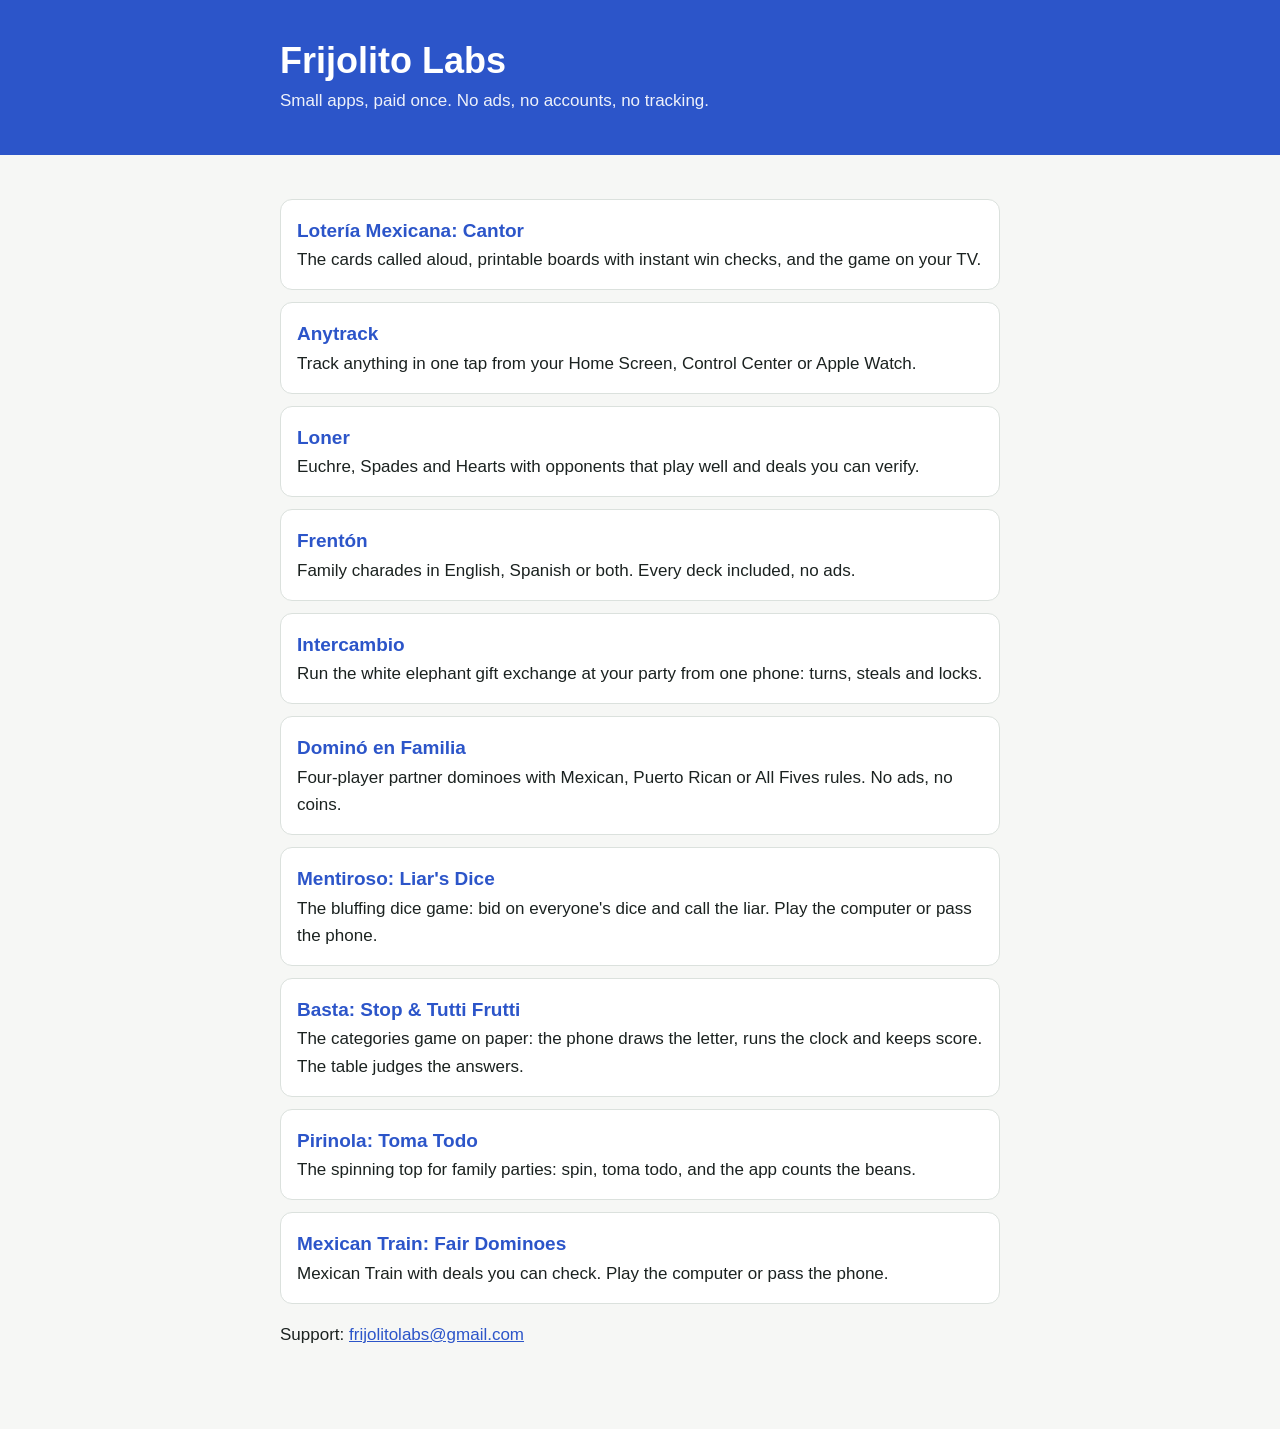
<file: index.html>
<!doctype html>
<html lang="en">
<head>
<meta charset="utf-8">
<meta name="viewport" content="width=device-width, initial-scale=1">
<title>Frijolito Labs</title>
<link rel="stylesheet" href="style.css">
</head>
<body>
<header><div class="in">
  <h1>Frijolito Labs</h1>
  <p>Small apps, paid once. No ads, no accounts, no tracking.</p>
</div></header>
<main>
  <div class="apps">
    <a href="loteria/"><strong>Lotería Mexicana: Cantor</strong>The cards called aloud, printable boards with instant win checks, and the game on your TV.</a>
    <a href="anytrack/"><strong>Anytrack</strong>Track anything in one tap from your Home Screen, Control Center or Apple Watch.</a>
    <a href="loner/"><strong>Loner</strong>Euchre, Spades and Hearts with opponents that play well and deals you can verify.</a>
    <a href="frenton/"><strong>Frentón</strong>Family charades in English, Spanish or both. Every deck included, no ads.</a>
    <a href="intercambio/"><strong>Intercambio</strong>Run the white elephant gift exchange at your party from one phone: turns, steals and locks.</a>
    <a href="domino/"><strong>Dominó en Familia</strong>Four-player partner dominoes with Mexican, Puerto Rican or All Fives rules. No ads, no coins.</a>
    <a href="mentiroso/"><strong>Mentiroso: Liar's Dice</strong>The bluffing dice game: bid on everyone's dice and call the liar. Play the computer or pass the phone.</a>
    <a href="basta/"><strong>Basta: Stop &amp; Tutti Frutti</strong>The categories game on paper: the phone draws the letter, runs the clock and keeps score. The table judges the answers.</a>
    <a href="pirinola/"><strong>Pirinola: Toma Todo</strong>The spinning top for family parties: spin, toma todo, and the app counts the beans.</a>
    <a href="mexicantrain/"><strong>Mexican Train: Fair Dominoes</strong>Mexican Train with deals you can check. Play the computer or pass the phone.</a>
  </div>
  <p>Support: <a href="mailto:frijolitolabs@gmail.com">frijolitolabs@gmail.com</a></p>
</main>
</body>
</html>
</file>
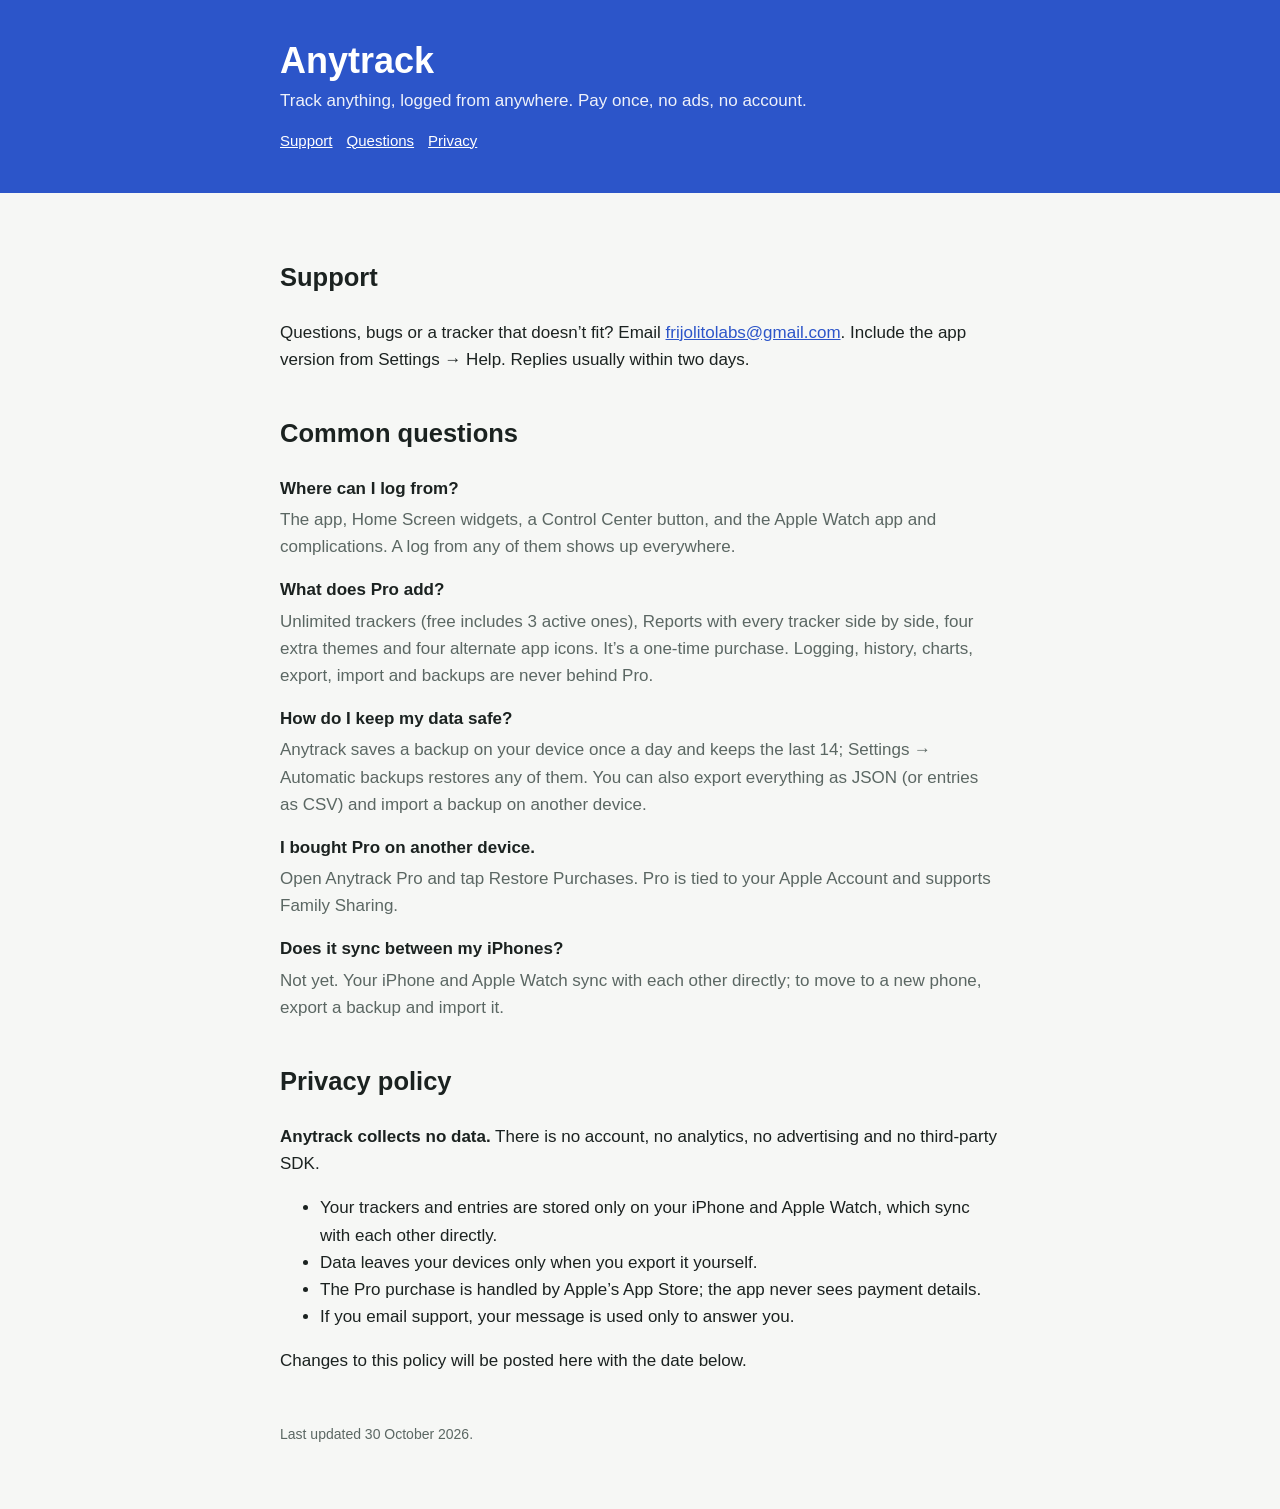
<file: anytrack/index.html>
<!doctype html>
<html lang="en">
<head>
<meta charset="utf-8">
<meta name="viewport" content="width=device-width, initial-scale=1">
<title>Anytrack — Support and Privacy</title>
<link rel="stylesheet" href="../style.css">
</head>
<body>
<header><div class="in">
  <h1>Anytrack</h1>
  <p>Track anything, logged from anywhere. Pay once, no ads, no account.</p>
  <nav><a href="#support">Support</a><a href="#faq">Questions</a><a href="#privacy">Privacy</a></nav>
</div></header>
<main>
  <h2 id="support">Support</h2>
  <p>Questions, bugs or a tracker that doesn’t fit? Email <a href="mailto:frijolitolabs@gmail.com">frijolitolabs@gmail.com</a>.
    Include the app version from Settings → Help. Replies usually within two days.</p>

  <h2 id="faq">Common questions</h2>
  <dl>
    <dt>Where can I log from?</dt>
    <dd>The app, Home Screen widgets, a Control Center button, and the Apple Watch app and complications.
      A log from any of them shows up everywhere.</dd>
    <dt>What does Pro add?</dt>
    <dd>Unlimited trackers (free includes 3 active ones), Reports with every tracker side by side, four extra themes and
      four alternate app icons. It’s a one-time purchase. Logging, history, charts, export, import and backups are never
      behind Pro.</dd>
    <dt>How do I keep my data safe?</dt>
    <dd>Anytrack saves a backup on your device once a day and keeps the last 14; Settings → Automatic backups restores any
      of them. You can also export everything as JSON (or entries as CSV) and import a backup on another device.</dd>
    <dt>I bought Pro on another device.</dt>
    <dd>Open Anytrack Pro and tap Restore Purchases. Pro is tied to your Apple Account and supports Family Sharing.</dd>
    <dt>Does it sync between my iPhones?</dt>
    <dd>Not yet. Your iPhone and Apple Watch sync with each other directly; to move to a new phone, export a backup and import it.</dd>
  </dl>

  <h2 id="privacy">Privacy policy</h2>
  <p><strong>Anytrack collects no data.</strong> There is no account, no analytics, no advertising and no third-party SDK.</p>
  <ul>
    <li>Your trackers and entries are stored only on your iPhone and Apple Watch, which sync with each other directly.</li>
    <li>Data leaves your devices only when you export it yourself.</li>
    <li>The Pro purchase is handled by Apple’s App Store; the app never sees payment details.</li>
    <li>If you email support, your message is used only to answer you.</li>
  </ul>
  <p>Changes to this policy will be posted here with the date below.</p>

  <footer>Last updated 30 October 2026.</footer>
</main>
</body>
</html>
</file>
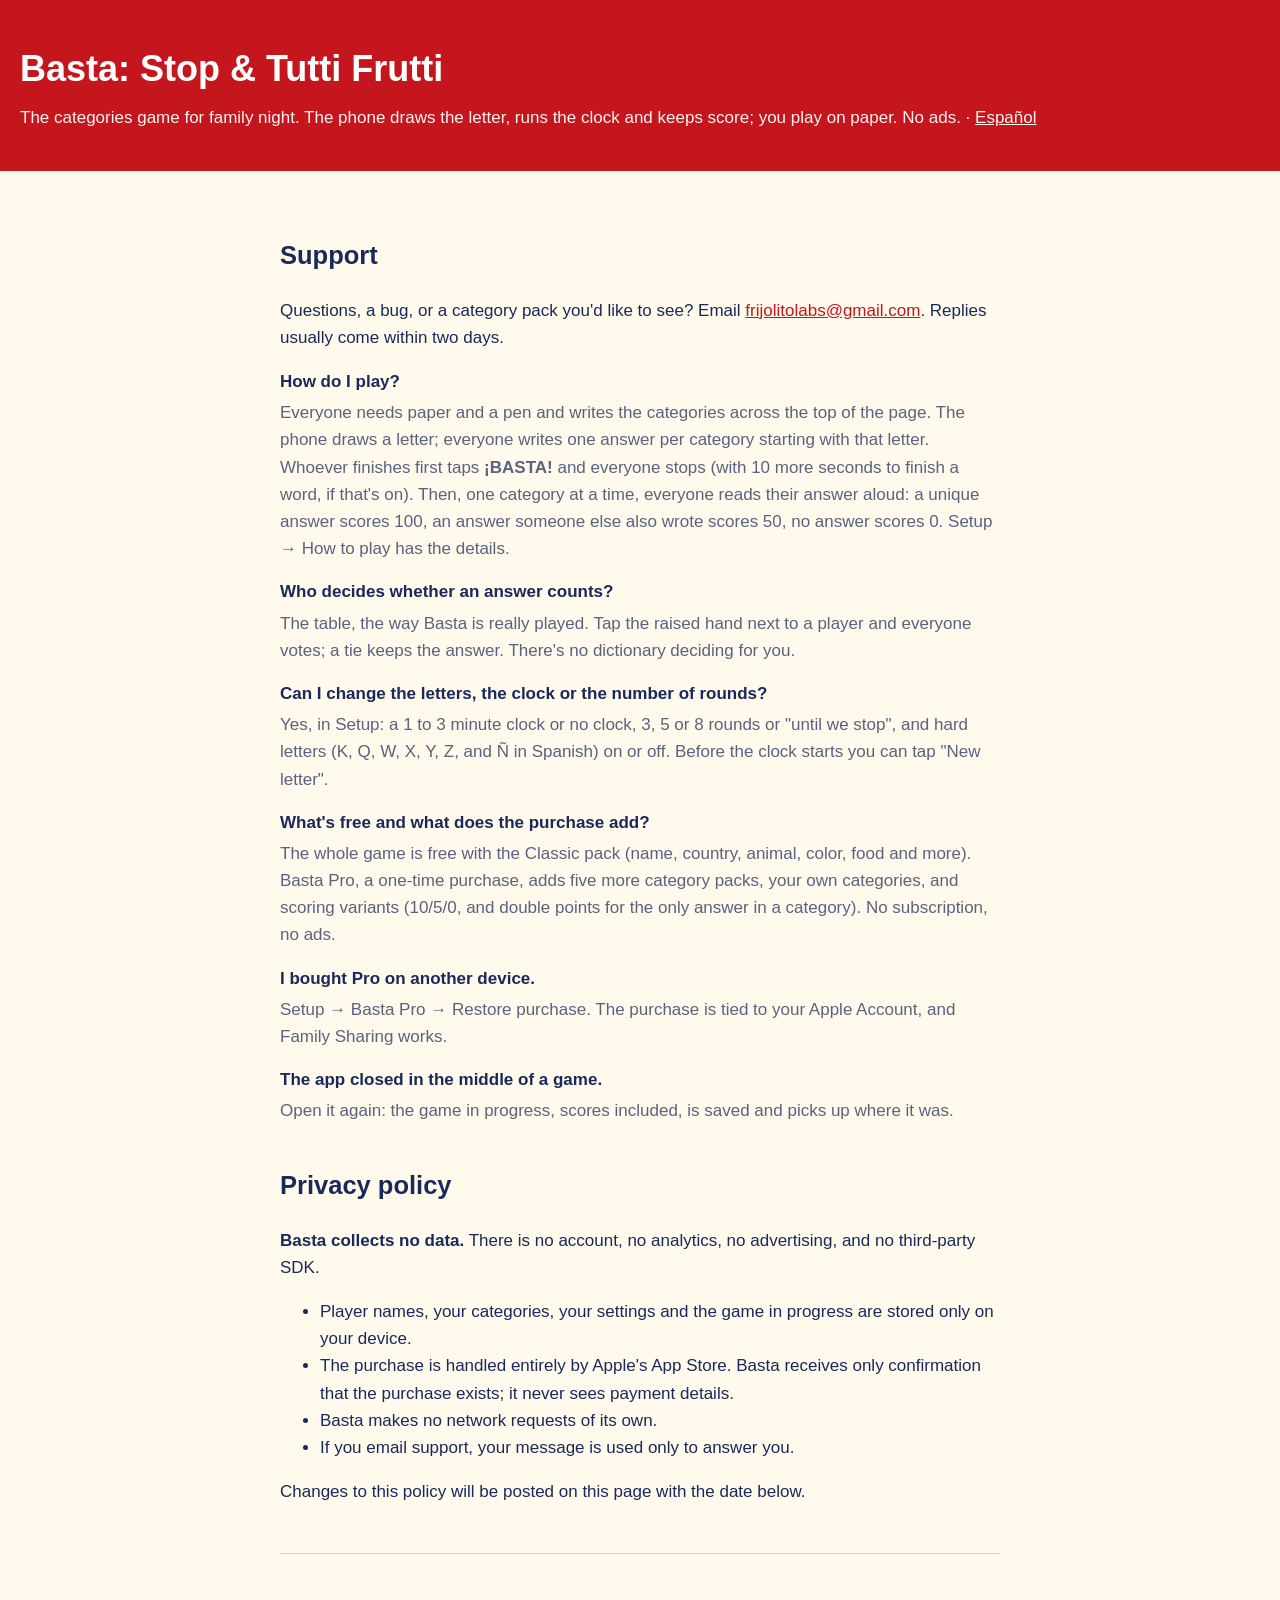
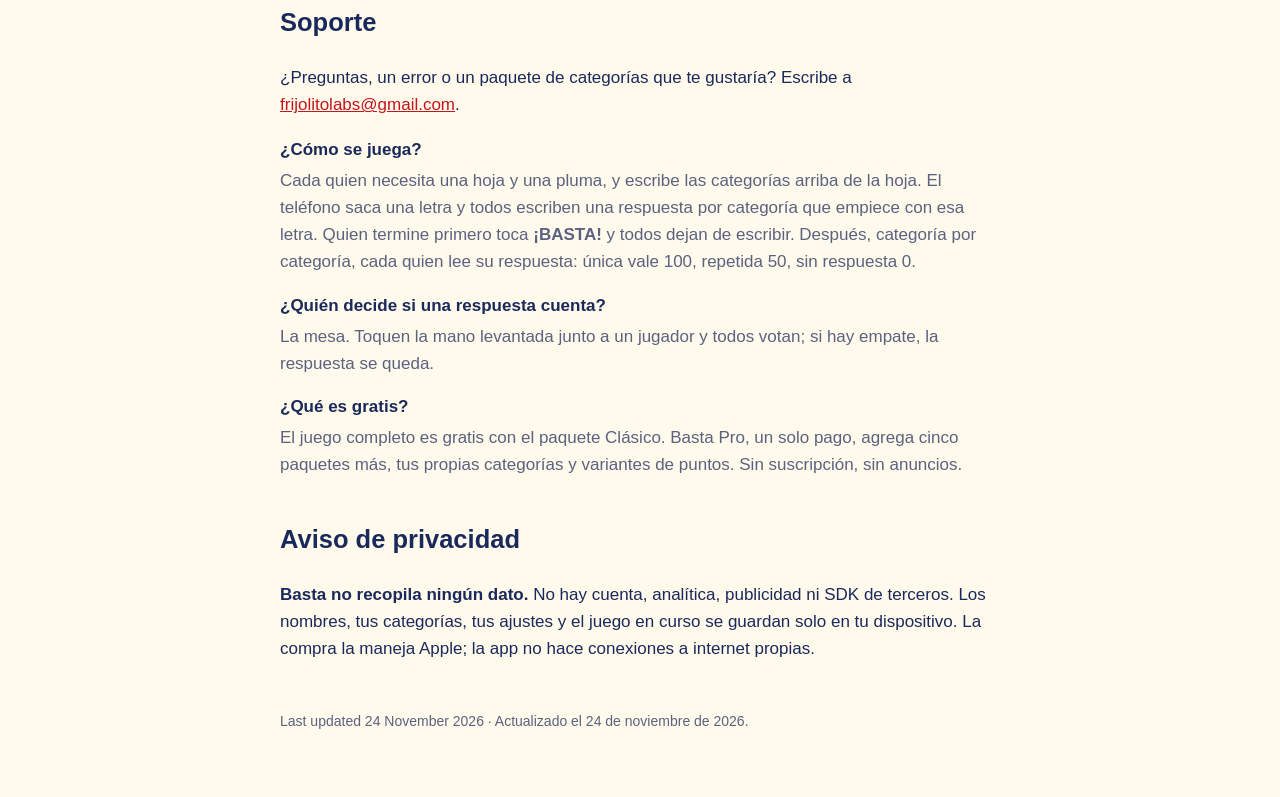
<file: basta/index.html>
<!doctype html>
<html lang="en">
<head>
<meta charset="utf-8">
<meta name="viewport" content="width=device-width, initial-scale=1">
<title>Basta: Stop &amp; Tutti Frutti — Support and Privacy</title>
<style>
  :root { color-scheme: light dark; --brand: #c4161c; --ink: #1a295c; --muted: #5a6280; --bg: #fffaeb; }
  @media (prefers-color-scheme: dark) { :root { --ink: #eef0f8; --muted: #a9b0c8; --bg: #12162a; --brand: #ffdb40; } }
  body { margin: 0; font: 17px/1.6 -apple-system, BlinkMacSystemFont, "Segoe UI", sans-serif; color: var(--ink); background: var(--bg); }
  header { background: #c4161c; color: #fff; padding: 40px 20px; }
  header h1 { margin: 0; font-size: 36px; }
  header p { margin: 6px 0 0; opacity: .95; }
  main { max-width: 720px; margin: 0 auto; padding: 24px 20px 64px; }
  h2 { margin-top: 40px; }
  dt { font-weight: 600; margin-top: 16px; }
  dd { margin: 4px 0 0; color: var(--muted); }
  a { color: var(--brand); }
  .es { border-top: 1px solid color-mix(in srgb, var(--muted) 30%, transparent); margin-top: 48px; padding-top: 8px; }
  footer { color: var(--muted); font-size: 14px; margin-top: 48px; }
</style>
</head>
<body>
<header>
  <h1>Basta: Stop &amp; Tutti Frutti</h1>
  <p>The categories game for family night. The phone draws the letter, runs the clock and keeps score; you play on paper. No ads. · <a href="#es" style="color:#fff">Español</a></p>
</header>
<main>
  <h2 id="support">Support</h2>
  <p>Questions, a bug, or a category pack you'd like to see? Email
    <a href="mailto:frijolitolabs@gmail.com">frijolitolabs@gmail.com</a>.
    Replies usually come within two days.</p>
  <dl>
    <dt>How do I play?</dt>
    <dd>Everyone needs paper and a pen and writes the categories across the top of the page. The phone draws a
      letter; everyone writes one answer per category starting with that letter. Whoever finishes first taps
      <strong>¡BASTA!</strong> and everyone stops (with 10 more seconds to finish a word, if that's on). Then, one
      category at a time, everyone reads their answer aloud: a unique answer scores 100, an answer someone else also
      wrote scores 50, no answer scores 0. Setup → How to play has the details.</dd>
    <dt>Who decides whether an answer counts?</dt>
    <dd>The table, the way Basta is really played. Tap the raised hand next to a player and everyone votes; a tie
      keeps the answer. There's no dictionary deciding for you.</dd>
    <dt>Can I change the letters, the clock or the number of rounds?</dt>
    <dd>Yes, in Setup: a 1 to 3 minute clock or no clock, 3, 5 or 8 rounds or "until we stop", and hard letters
      (K, Q, W, X, Y, Z, and Ñ in Spanish) on or off. Before the clock starts you can tap "New letter".</dd>
    <dt>What's free and what does the purchase add?</dt>
    <dd>The whole game is free with the Classic pack (name, country, animal, color, food and more). Basta Pro, a
      one-time purchase, adds five more category packs, your own categories, and scoring variants (10/5/0, and
      double points for the only answer in a category). No subscription, no ads.</dd>
    <dt>I bought Pro on another device.</dt>
    <dd>Setup → Basta Pro → Restore purchase. The purchase is tied to your Apple Account, and Family Sharing works.</dd>
    <dt>The app closed in the middle of a game.</dt>
    <dd>Open it again: the game in progress, scores included, is saved and picks up where it was.</dd>
  </dl>

  <h2 id="privacy">Privacy policy</h2>
  <p><strong>Basta collects no data.</strong> There is no account, no analytics, no advertising, and no
    third-party SDK.</p>
  <ul>
    <li>Player names, your categories, your settings and the game in progress are stored only on your device.</li>
    <li>The purchase is handled entirely by Apple's App Store. Basta receives only confirmation that the purchase
      exists; it never sees payment details.</li>
    <li>Basta makes no network requests of its own.</li>
    <li>If you email support, your message is used only to answer you.</li>
  </ul>
  <p>Changes to this policy will be posted on this page with the date below.</p>

  <section class="es" id="es" lang="es">
    <h2>Soporte</h2>
    <p>¿Preguntas, un error o un paquete de categorías que te gustaría? Escribe a
      <a href="mailto:frijolitolabs@gmail.com">frijolitolabs@gmail.com</a>.</p>
    <dl>
      <dt>¿Cómo se juega?</dt>
      <dd>Cada quien necesita una hoja y una pluma, y escribe las categorías arriba de la hoja. El teléfono saca una
        letra y todos escriben una respuesta por categoría que empiece con esa letra. Quien termine primero toca
        <strong>¡BASTA!</strong> y todos dejan de escribir. Después, categoría por categoría, cada quien lee su
        respuesta: única vale 100, repetida 50, sin respuesta 0.</dd>
      <dt>¿Quién decide si una respuesta cuenta?</dt>
      <dd>La mesa. Toquen la mano levantada junto a un jugador y todos votan; si hay empate, la respuesta se queda.</dd>
      <dt>¿Qué es gratis?</dt>
      <dd>El juego completo es gratis con el paquete Clásico. Basta Pro, un solo pago, agrega cinco paquetes más, tus
        propias categorías y variantes de puntos. Sin suscripción, sin anuncios.</dd>
    </dl>
    <h2 id="privacidad">Aviso de privacidad</h2>
    <p><strong>Basta no recopila ningún dato.</strong> No hay cuenta, analítica, publicidad ni SDK de terceros.
      Los nombres, tus categorías, tus ajustes y el juego en curso se guardan solo en tu dispositivo. La compra la
      maneja Apple; la app no hace conexiones a internet propias.</p>
  </section>

  <footer>Last updated 24 November 2026 · Actualizado el 24 de noviembre de 2026.</footer>
</main>
</body>
</html>
</file>
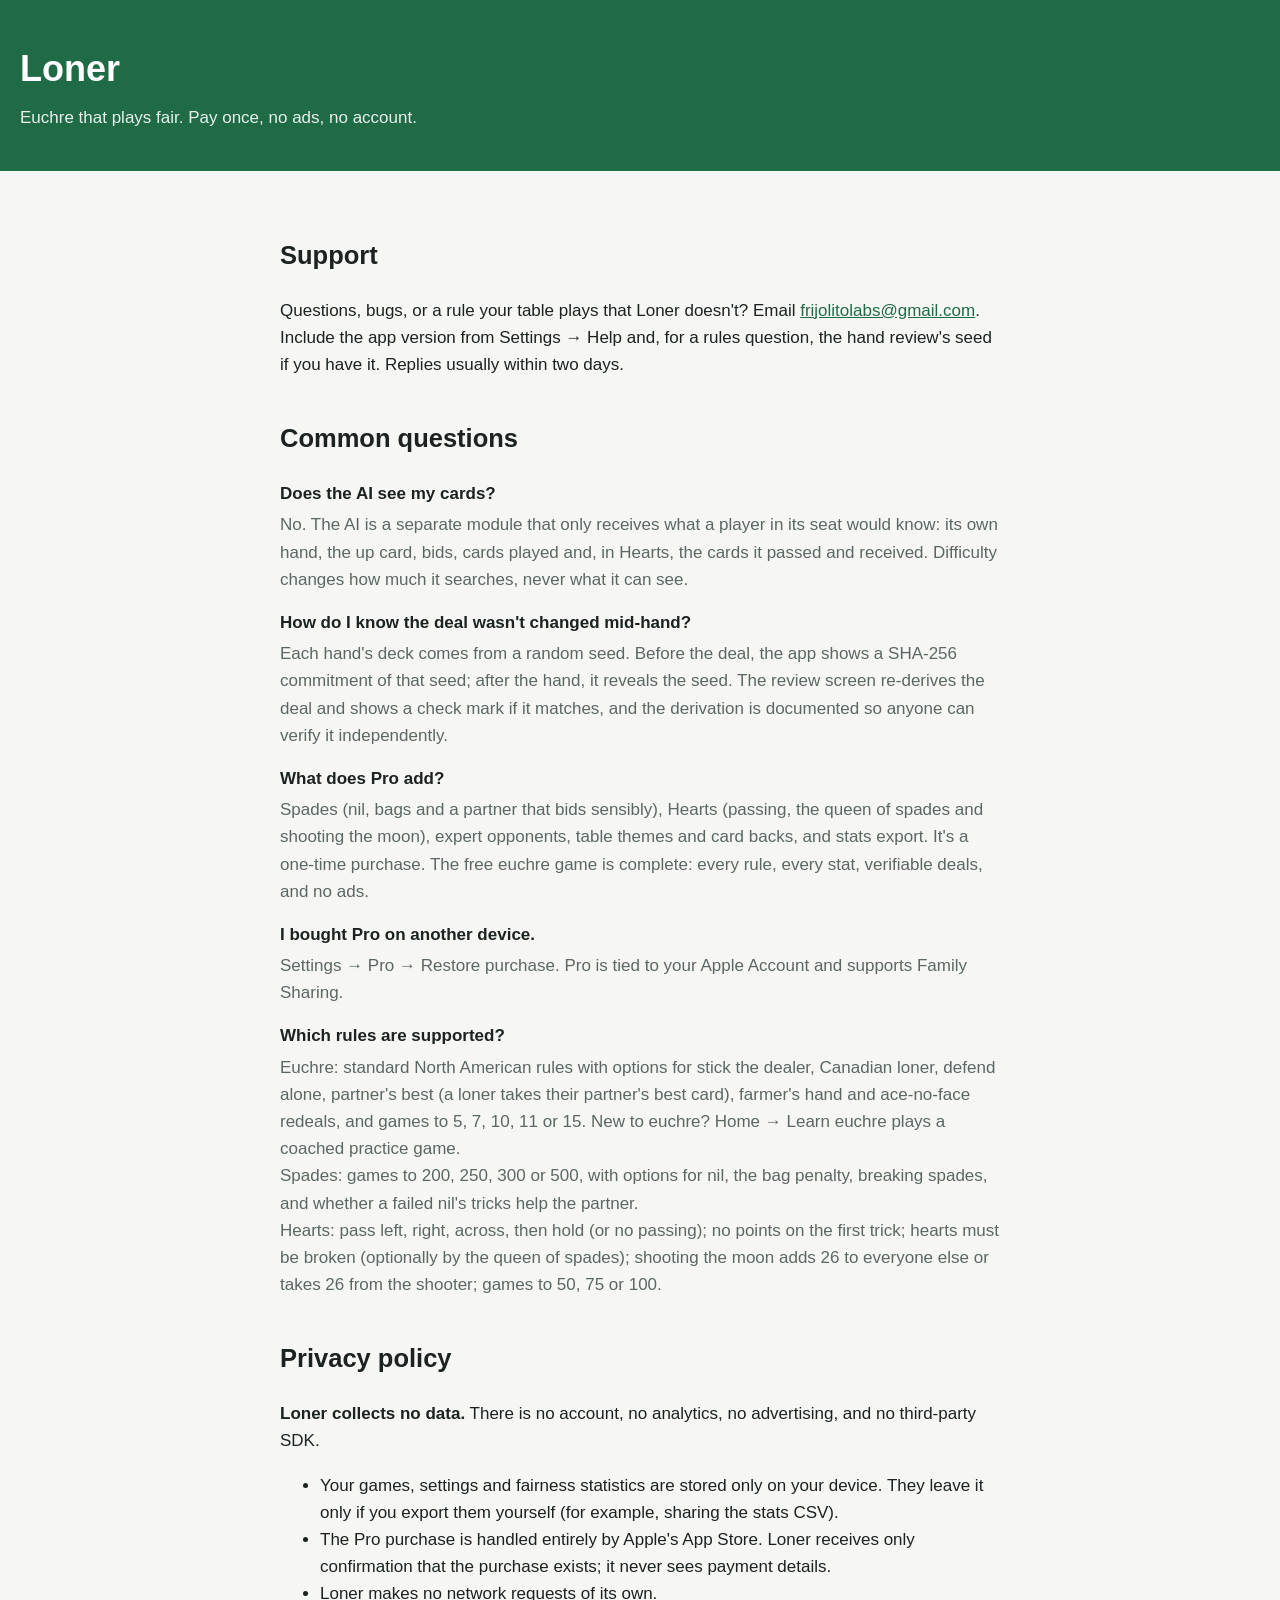
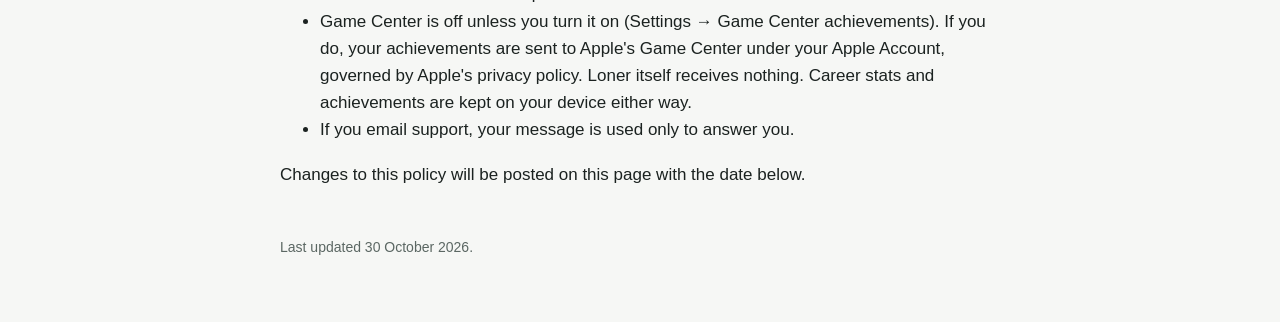
<file: bower/index.html>
<!doctype html>
<meta charset="utf-8">
<title>Moved to Loner</title>
<meta http-equiv="refresh" content="0; url=../loner/">
<link rel="canonical" href="../loner/">
<p>This app is now called Loner: <a href="../loner/">frijolitolabs.github.io/loner/</a></p>
</file>
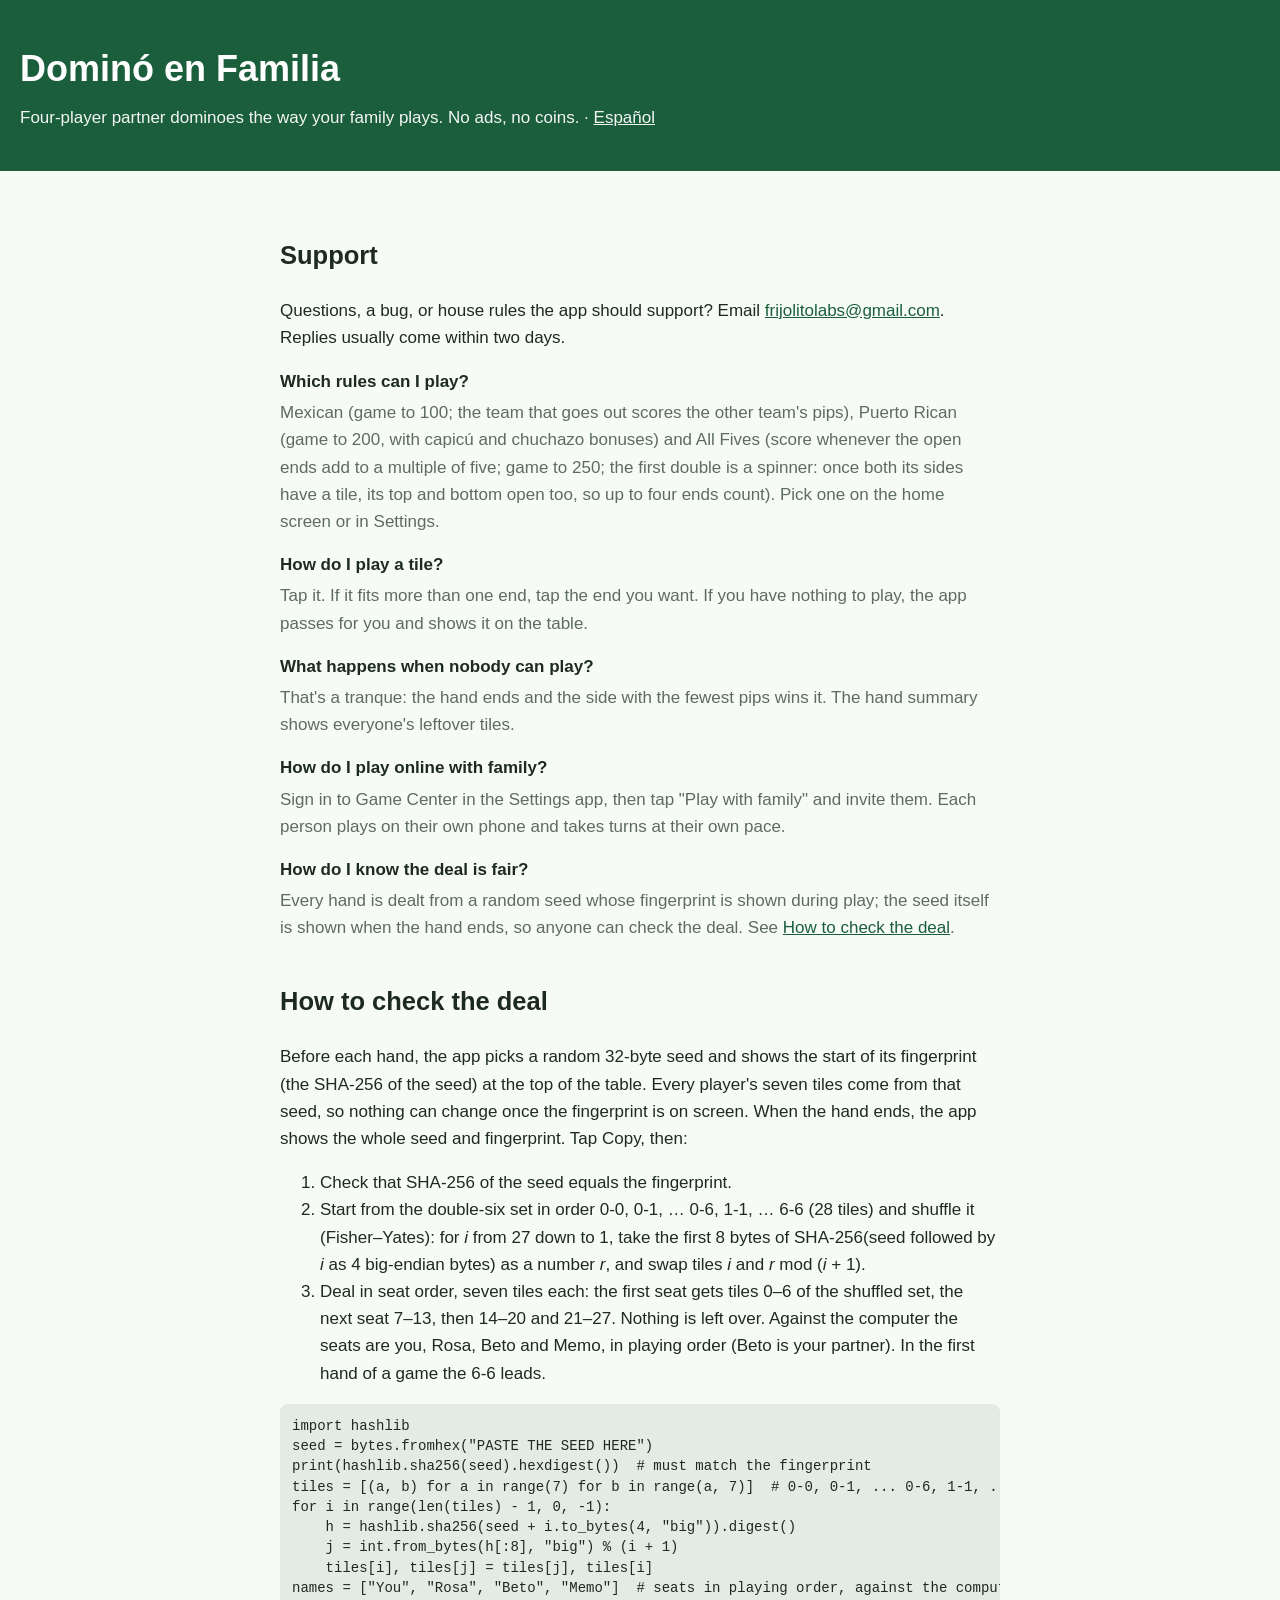
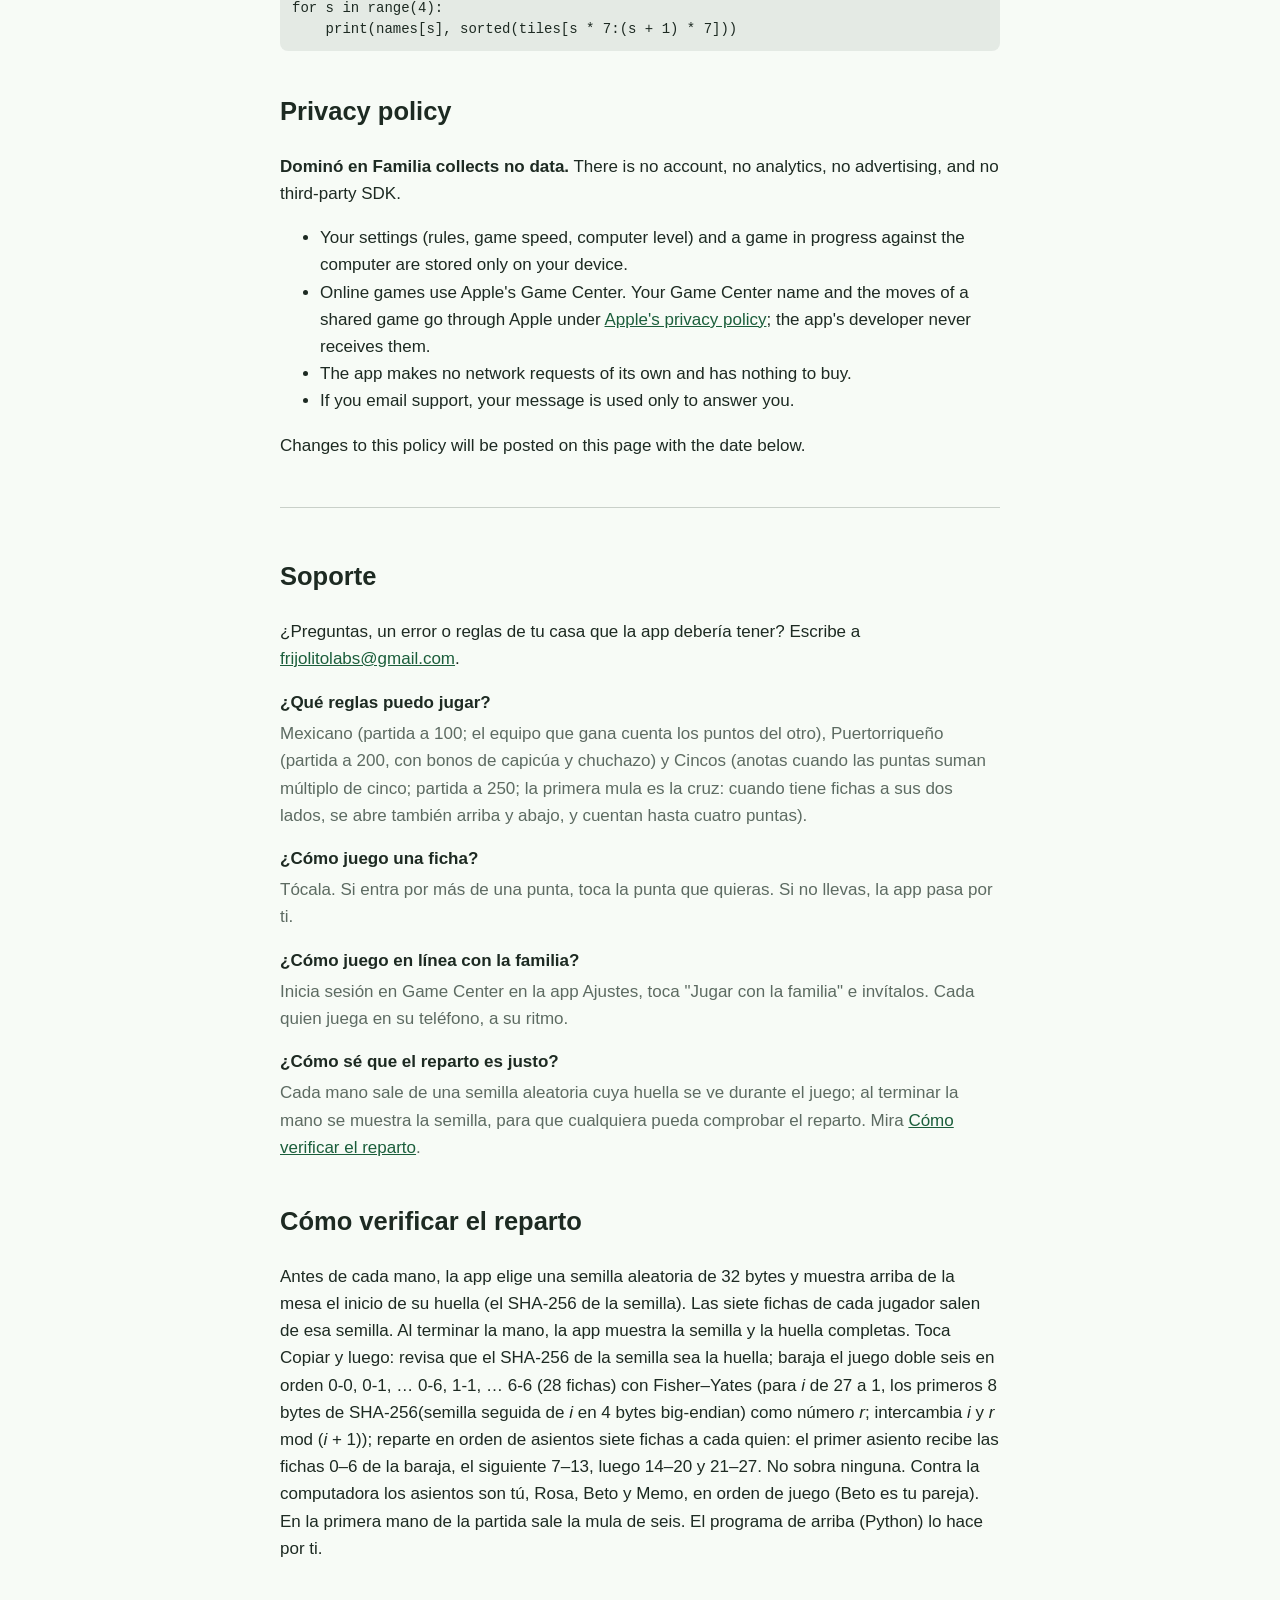
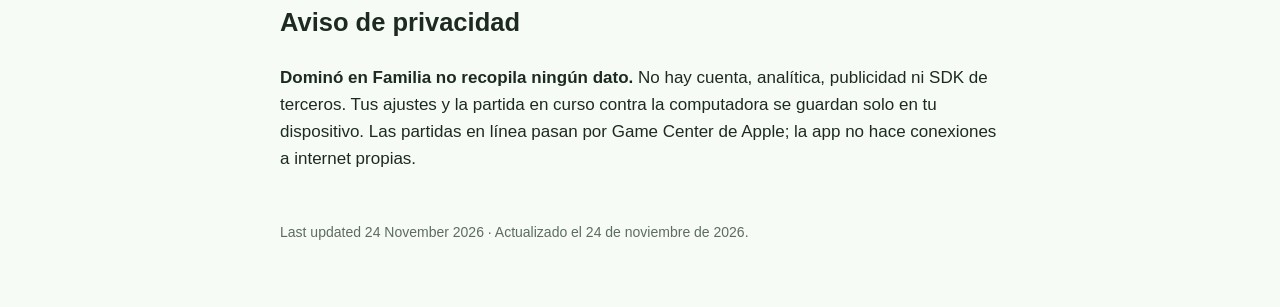
<file: domino/index.html>
<!doctype html>
<html lang="en">
<head>
<meta charset="utf-8">
<meta name="viewport" content="width=device-width, initial-scale=1">
<title>Dominó en Familia — Support and Privacy</title>
<style>
  :root { color-scheme: light dark; --brand: #1b5e3b; --ink: #1d2a22; --muted: #5d6b62; --bg: #f7fbf6; }
  @media (prefers-color-scheme: dark) { :root { --ink: #e9f3ec; --muted: #a6b8ac; --bg: #0f1a14; --brand: #f2c13a; } }
  body { margin: 0; font: 17px/1.6 -apple-system, BlinkMacSystemFont, "Segoe UI", sans-serif; color: var(--ink); background: var(--bg); }
  header { background: #1b5e3b; color: #fff; padding: 40px 20px; }
  header h1 { margin: 0; font-size: 36px; }
  header p { margin: 6px 0 0; opacity: .95; }
  main { max-width: 720px; margin: 0 auto; padding: 24px 20px 64px; }
  h2 { margin-top: 40px; }
  dt { font-weight: 600; margin-top: 16px; }
  dd { margin: 4px 0 0; color: var(--muted); }
  a { color: var(--brand); }
  pre { background: color-mix(in srgb, var(--muted) 12%, transparent); padding: 12px; border-radius: 8px; overflow-x: auto; font-size: 14px; line-height: 1.45; }
  .es { border-top: 1px solid color-mix(in srgb, var(--muted) 30%, transparent); margin-top: 48px; padding-top: 8px; }
  footer { color: var(--muted); font-size: 14px; margin-top: 48px; }
</style>
</head>
<body>
<header>
  <h1>Dominó en Familia</h1>
  <p>Four-player partner dominoes the way your family plays. No ads, no coins. · <a href="#es" style="color:#fff">Español</a></p>
</header>
<main>
  <h2 id="support">Support</h2>
  <p>Questions, a bug, or house rules the app should support? Email
    <a href="mailto:frijolitolabs@gmail.com">frijolitolabs@gmail.com</a>.
    Replies usually come within two days.</p>
  <dl>
    <dt>Which rules can I play?</dt>
    <dd>Mexican (game to 100; the team that goes out scores the other team's pips), Puerto Rican (game to 200, with
      capicú and chuchazo bonuses) and All Fives (score whenever the open ends add to a multiple of five; game to
      250; the first double is a spinner: once both its sides have a tile, its top and bottom open too, so up to
      four ends count). Pick one on the home screen or in Settings.</dd>
    <dt>How do I play a tile?</dt>
    <dd>Tap it. If it fits more than one end, tap the end you want. If you have nothing to play, the app passes for you and
      shows it on the table.</dd>
    <dt>What happens when nobody can play?</dt>
    <dd>That's a tranque: the hand ends and the side with the fewest pips wins it. The hand summary shows everyone's
      leftover tiles.</dd>
    <dt>How do I play online with family?</dt>
    <dd>Sign in to Game Center in the Settings app, then tap "Play with family" and invite them. Each person plays on
      their own phone and takes turns at their own pace.</dd>
    <dt>How do I know the deal is fair?</dt>
    <dd>Every hand is dealt from a random seed whose fingerprint is shown during play; the seed itself is shown when
      the hand ends, so anyone can check the deal. See <a href="#verify">How to check the deal</a>.</dd>
  </dl>

  <h2 id="verify">How to check the deal</h2>
  <p>Before each hand, the app picks a random 32-byte seed and shows the start of its fingerprint (the SHA-256 of the
    seed) at the top of the table. Every player's seven tiles come from that seed, so nothing can change once the
    fingerprint is on screen. When the hand ends, the app shows the whole seed and fingerprint. Tap Copy, then:</p>
  <ol>
    <li>Check that SHA-256 of the seed equals the fingerprint.</li>
    <li>Start from the double-six set in order 0-0, 0-1, … 0-6, 1-1, … 6-6 (28 tiles) and shuffle it (Fisher–Yates):
      for <em>i</em> from 27 down to 1, take the first 8 bytes of SHA-256(seed followed by <em>i</em> as 4 big-endian
      bytes) as a number <em>r</em>, and swap tiles <em>i</em> and <em>r</em> mod (<em>i</em> + 1).</li>
    <li>Deal in seat order, seven tiles each: the first seat gets tiles 0–6 of the shuffled set, the next seat 7–13,
      then 14–20 and 21–27. Nothing is left over. Against the computer the seats are you, Rosa, Beto and Memo, in
      playing order (Beto is your partner). In the first hand of a game the 6-6 leads.</li>
  </ol>
  <pre><code>import hashlib
seed = bytes.fromhex("PASTE THE SEED HERE")
print(hashlib.sha256(seed).hexdigest())  # must match the fingerprint
tiles = [(a, b) for a in range(7) for b in range(a, 7)]  # 0-0, 0-1, ... 0-6, 1-1, ... 6-6
for i in range(len(tiles) - 1, 0, -1):
    h = hashlib.sha256(seed + i.to_bytes(4, "big")).digest()
    j = int.from_bytes(h[:8], "big") % (i + 1)
    tiles[i], tiles[j] = tiles[j], tiles[i]
names = ["You", "Rosa", "Beto", "Memo"]  # seats in playing order, against the computer
for s in range(4):
    print(names[s], sorted(tiles[s * 7:(s + 1) * 7]))</code></pre>

  <h2 id="privacy">Privacy policy</h2>
  <p><strong>Dominó en Familia collects no data.</strong> There is no account, no analytics, no advertising, and no
    third-party SDK.</p>
  <ul>
    <li>Your settings (rules, game speed, computer level) and a game in progress against the computer are stored only
      on your device.</li>
    <li>Online games use Apple's Game Center. Your Game Center name and the moves of a shared game go through Apple
      under <a href="https://www.apple.com/legal/privacy/">Apple's privacy policy</a>; the app's developer never
      receives them.</li>
    <li>The app makes no network requests of its own and has nothing to buy.</li>
    <li>If you email support, your message is used only to answer you.</li>
  </ul>
  <p>Changes to this policy will be posted on this page with the date below.</p>

  <section class="es" id="es" lang="es">
    <h2>Soporte</h2>
    <p>¿Preguntas, un error o reglas de tu casa que la app debería tener? Escribe a
      <a href="mailto:frijolitolabs@gmail.com">frijolitolabs@gmail.com</a>.</p>
    <dl>
      <dt>¿Qué reglas puedo jugar?</dt>
      <dd>Mexicano (partida a 100; el equipo que gana cuenta los puntos del otro), Puertorriqueño (partida a 200, con
        bonos de capicúa y chuchazo) y Cincos (anotas cuando las puntas suman múltiplo de cinco; partida a 250; la primera mula
        es la cruz: cuando tiene fichas a sus dos lados, se abre también arriba y abajo, y cuentan hasta cuatro
        puntas).</dd>
      <dt>¿Cómo juego una ficha?</dt>
      <dd>Tócala. Si entra por más de una punta, toca la punta que quieras. Si no llevas, la app pasa por ti.</dd>
      <dt>¿Cómo juego en línea con la familia?</dt>
      <dd>Inicia sesión en Game Center en la app Ajustes, toca "Jugar con la familia" e invítalos. Cada quien juega en
        su teléfono, a su ritmo.</dd>
      <dt>¿Cómo sé que el reparto es justo?</dt>
      <dd>Cada mano sale de una semilla aleatoria cuya huella se ve durante el juego; al terminar la mano se muestra la
        semilla, para que cualquiera pueda comprobar el reparto. Mira <a href="#verificar">Cómo verificar el
        reparto</a>.</dd>
    </dl>
    <h2 id="verificar">Cómo verificar el reparto</h2>
    <p>Antes de cada mano, la app elige una semilla aleatoria de 32 bytes y muestra arriba de la mesa el inicio de su
      huella (el SHA-256 de la semilla). Las siete fichas de cada jugador salen de esa semilla. Al terminar la mano, la
      app muestra la semilla y la huella completas. Toca Copiar y luego: revisa que el SHA-256 de la semilla sea la
      huella; baraja el juego doble seis en orden 0-0, 0-1, … 0-6, 1-1, … 6-6 (28 fichas) con Fisher–Yates (para
      <em>i</em> de 27 a 1, los primeros 8 bytes de SHA-256(semilla seguida de <em>i</em> en 4 bytes big-endian) como
      número <em>r</em>; intercambia <em>i</em> y <em>r</em> mod (<em>i</em> + 1)); reparte en orden de asientos siete
      fichas a cada quien: el primer asiento recibe las fichas 0–6 de la baraja, el siguiente 7–13, luego 14–20 y
      21–27. No sobra ninguna. Contra la computadora los asientos son tú, Rosa, Beto y Memo, en orden de juego (Beto
      es tu pareja). En la primera mano de la partida sale la mula de seis. El programa de arriba (Python) lo hace por
      ti.</p>
    <h2 id="privacidad">Aviso de privacidad</h2>
    <p><strong>Dominó en Familia no recopila ningún dato.</strong> No hay cuenta, analítica, publicidad ni SDK de
      terceros. Tus ajustes y la partida en curso contra la computadora se guardan solo en tu dispositivo. Las partidas en línea pasan por Game Center de Apple;
      la app no hace conexiones a internet propias.</p>
  </section>

  <footer>Last updated 24 November 2026 · Actualizado el 24 de noviembre de 2026.</footer>
</main>
</body>
</html>
</file>
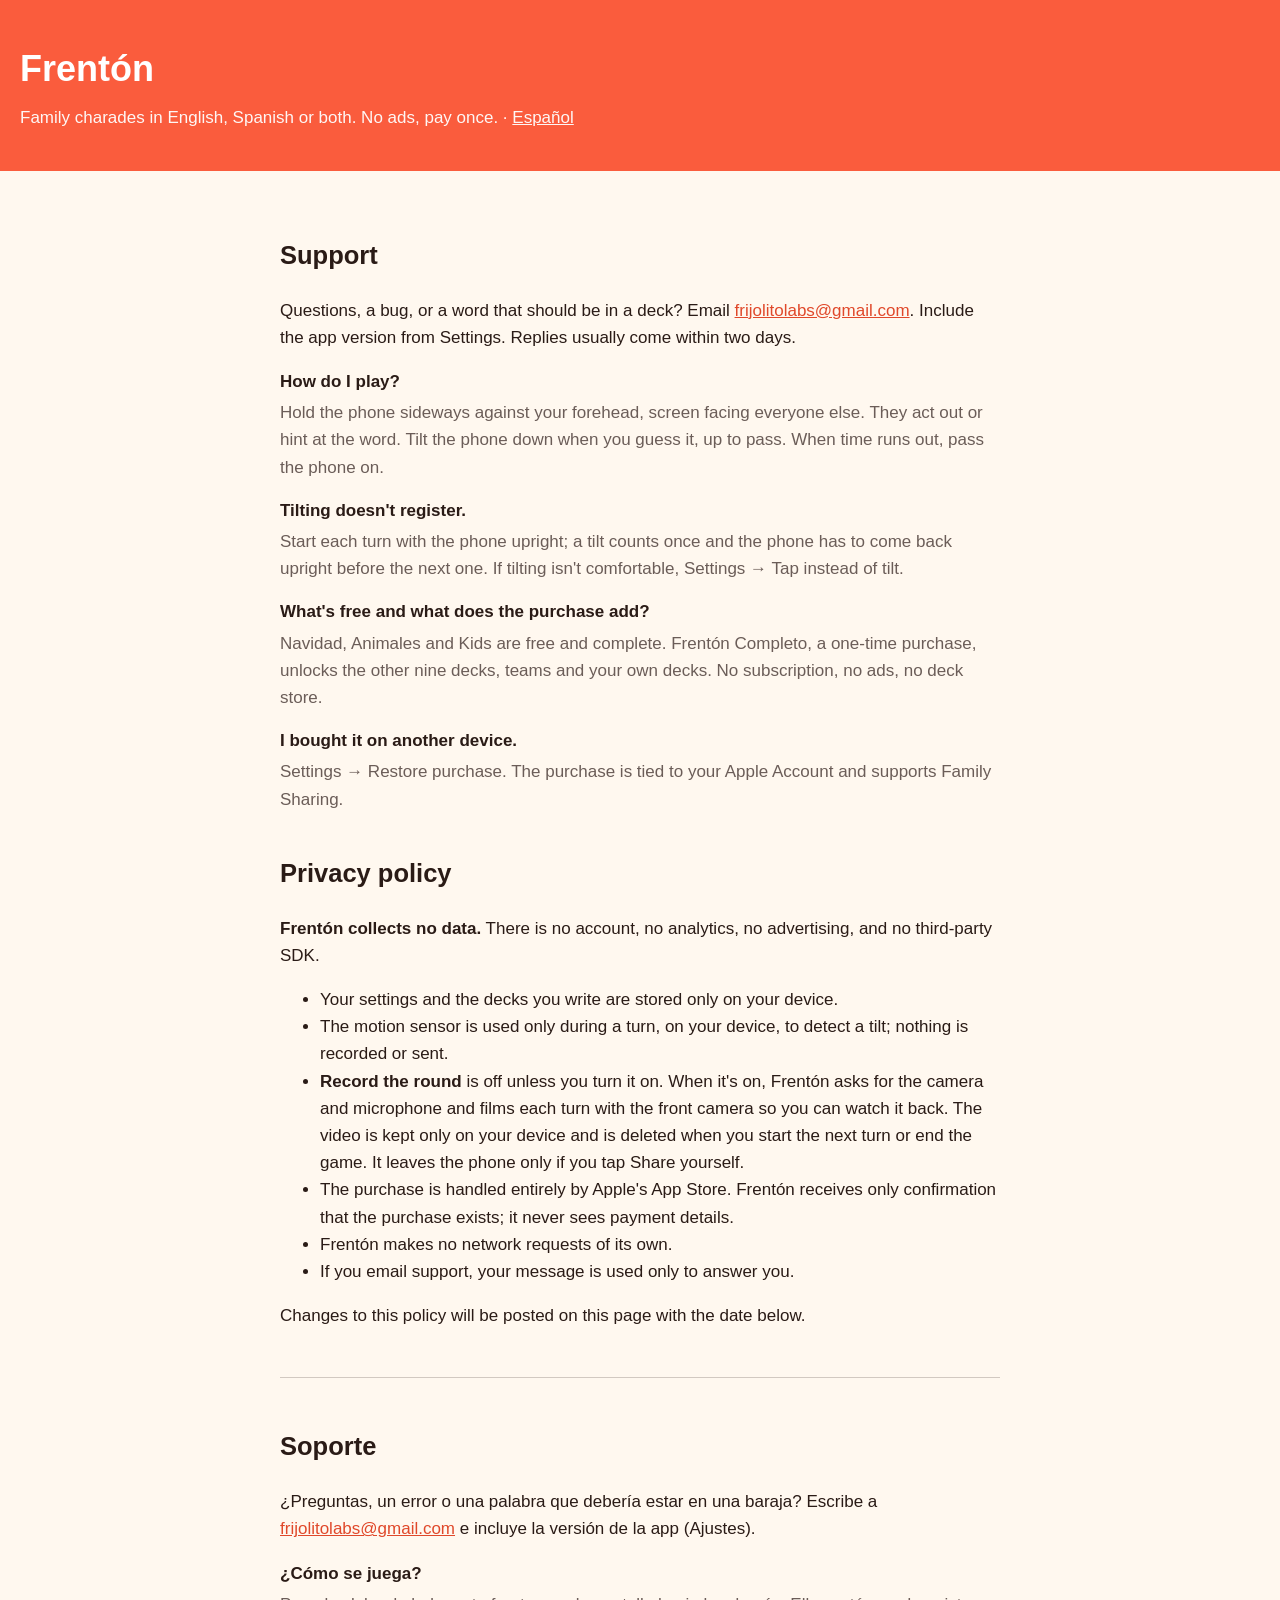
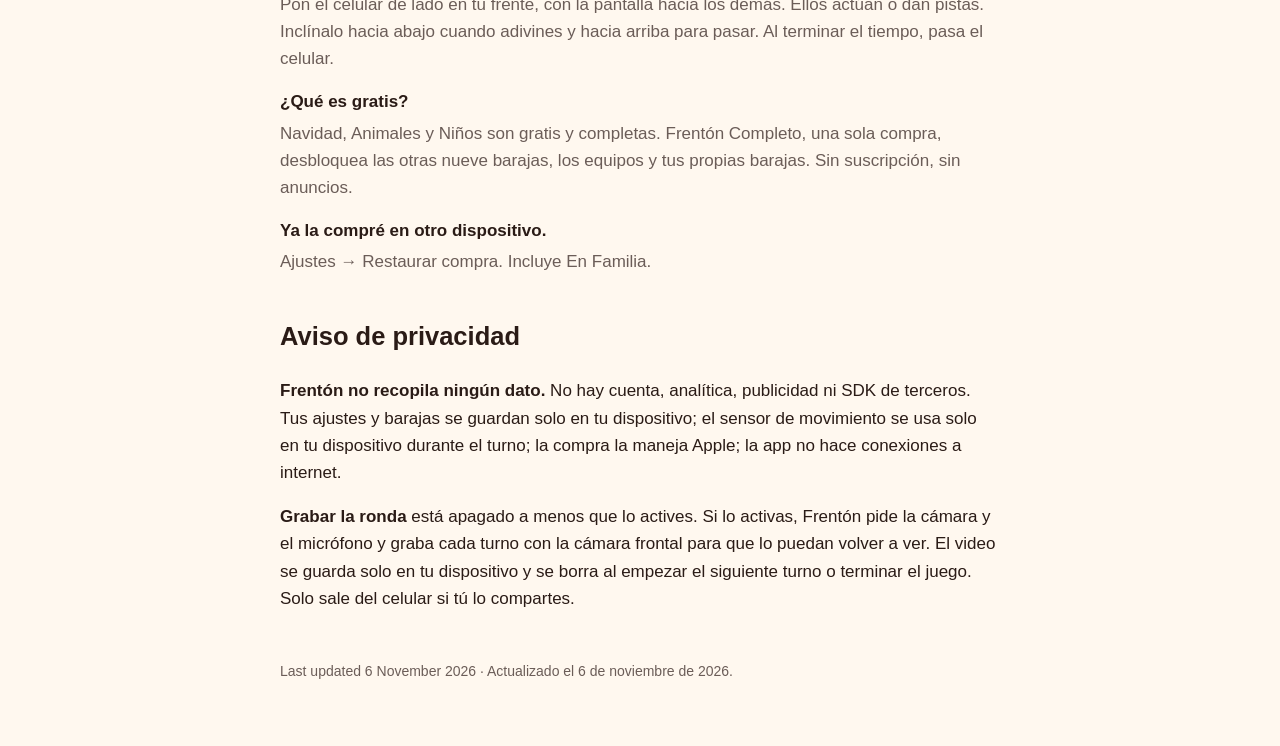
<file: frenton/index.html>
<!doctype html>
<html lang="en">
<head>
<meta charset="utf-8">
<meta name="viewport" content="width=device-width, initial-scale=1">
<title>Frentón — Support and Privacy</title>
<style>
  :root { color-scheme: light dark; --brand: #e0482a; --ink: #2a1b16; --muted: #6b5d58; --bg: #fff8ef; }
  @media (prefers-color-scheme: dark) { :root { --ink: #f3e9e3; --muted: #b8a69e; --bg: #1a1210; --brand: #ff7a5c; } }
  body { margin: 0; font: 17px/1.6 -apple-system, BlinkMacSystemFont, "Segoe UI", sans-serif; color: var(--ink); background: var(--bg); }
  header { background: #fa5c3d; color: #fff; padding: 40px 20px; }
  header h1 { margin: 0; font-size: 36px; }
  header p { margin: 6px 0 0; opacity: .95; }
  main { max-width: 720px; margin: 0 auto; padding: 24px 20px 64px; }
  h2 { margin-top: 40px; }
  dt { font-weight: 600; margin-top: 16px; }
  dd { margin: 4px 0 0; color: var(--muted); }
  a { color: var(--brand); }
  .es { border-top: 1px solid color-mix(in srgb, var(--muted) 30%, transparent); margin-top: 48px; padding-top: 8px; }
  footer { color: var(--muted); font-size: 14px; margin-top: 48px; }
</style>
</head>
<body>
<header>
  <h1>Frentón</h1>
  <p>Family charades in English, Spanish or both. No ads, pay once. · <a href="#es" style="color:#fff">Español</a></p>
</header>
<main>
  <h2 id="support">Support</h2>
  <p>Questions, a bug, or a word that should be in a deck? Email
    <a href="mailto:frijolitolabs@gmail.com">frijolitolabs@gmail.com</a>. Include the app version from Settings.
    Replies usually come within two days.</p>
  <dl>
    <dt>How do I play?</dt>
    <dd>Hold the phone sideways against your forehead, screen facing everyone else. They act out or hint at the
      word. Tilt the phone down when you guess it, up to pass. When time runs out, pass the phone on.</dd>
    <dt>Tilting doesn't register.</dt>
    <dd>Start each turn with the phone upright; a tilt counts once and the phone has to come back upright before the
      next one. If tilting isn't comfortable, Settings → Tap instead of tilt.</dd>
    <dt>What's free and what does the purchase add?</dt>
    <dd>Navidad, Animales and Kids are free and complete. Frentón Completo, a one-time purchase, unlocks the other
      nine decks, teams and your own decks. No subscription, no ads, no deck store.</dd>
    <dt>I bought it on another device.</dt>
    <dd>Settings → Restore purchase. The purchase is tied to your Apple Account and supports Family Sharing.</dd>
  </dl>

  <h2 id="privacy">Privacy policy</h2>
  <p><strong>Frentón collects no data.</strong> There is no account, no analytics, no advertising, and no
    third-party SDK.</p>
  <ul>
    <li>Your settings and the decks you write are stored only on your device.</li>
    <li>The motion sensor is used only during a turn, on your device, to detect a tilt; nothing is recorded or sent.</li>
    <li><strong>Record the round</strong> is off unless you turn it on. When it's on, Frentón asks for the camera and
      microphone and films each turn with the front camera so you can watch it back. The video is kept only on your
      device and is deleted when you start the next turn or end the game. It leaves the phone only if you tap Share
      yourself.</li>
    <li>The purchase is handled entirely by Apple's App Store. Frentón receives only confirmation that the purchase
      exists; it never sees payment details.</li>
    <li>Frentón makes no network requests of its own.</li>
    <li>If you email support, your message is used only to answer you.</li>
  </ul>
  <p>Changes to this policy will be posted on this page with the date below.</p>

  <section class="es" id="es" lang="es">
    <h2>Soporte</h2>
    <p>¿Preguntas, un error o una palabra que debería estar en una baraja? Escribe a
      <a href="mailto:frijolitolabs@gmail.com">frijolitolabs@gmail.com</a> e incluye la versión de la app (Ajustes).</p>
    <dl>
      <dt>¿Cómo se juega?</dt>
      <dd>Pon el celular de lado en tu frente, con la pantalla hacia los demás. Ellos actúan o dan pistas. Inclínalo
        hacia abajo cuando adivines y hacia arriba para pasar. Al terminar el tiempo, pasa el celular.</dd>
      <dt>¿Qué es gratis?</dt>
      <dd>Navidad, Animales y Niños son gratis y completas. Frentón Completo, una sola compra, desbloquea las otras
        nueve barajas, los equipos y tus propias barajas. Sin suscripción, sin anuncios.</dd>
      <dt>Ya la compré en otro dispositivo.</dt>
      <dd>Ajustes → Restaurar compra. Incluye En Familia.</dd>
    </dl>
    <h2 id="privacidad">Aviso de privacidad</h2>
    <p><strong>Frentón no recopila ningún dato.</strong> No hay cuenta, analítica, publicidad ni SDK de terceros.
      Tus ajustes y barajas se guardan solo en tu dispositivo; el sensor de movimiento se usa solo en tu dispositivo
      durante el turno; la compra la maneja Apple; la app no hace conexiones a internet.</p>
    <p><strong>Grabar la ronda</strong> está apagado a menos que lo actives. Si lo activas, Frentón pide la cámara y el
      micrófono y graba cada turno con la cámara frontal para que lo puedan volver a ver. El video se guarda solo en tu
      dispositivo y se borra al empezar el siguiente turno o terminar el juego. Solo sale del celular si tú lo
      compartes.</p>
  </section>

  <footer>Last updated 6 November 2026 · Actualizado el 6 de noviembre de 2026.</footer>
</main>
</body>
</html>
</file>
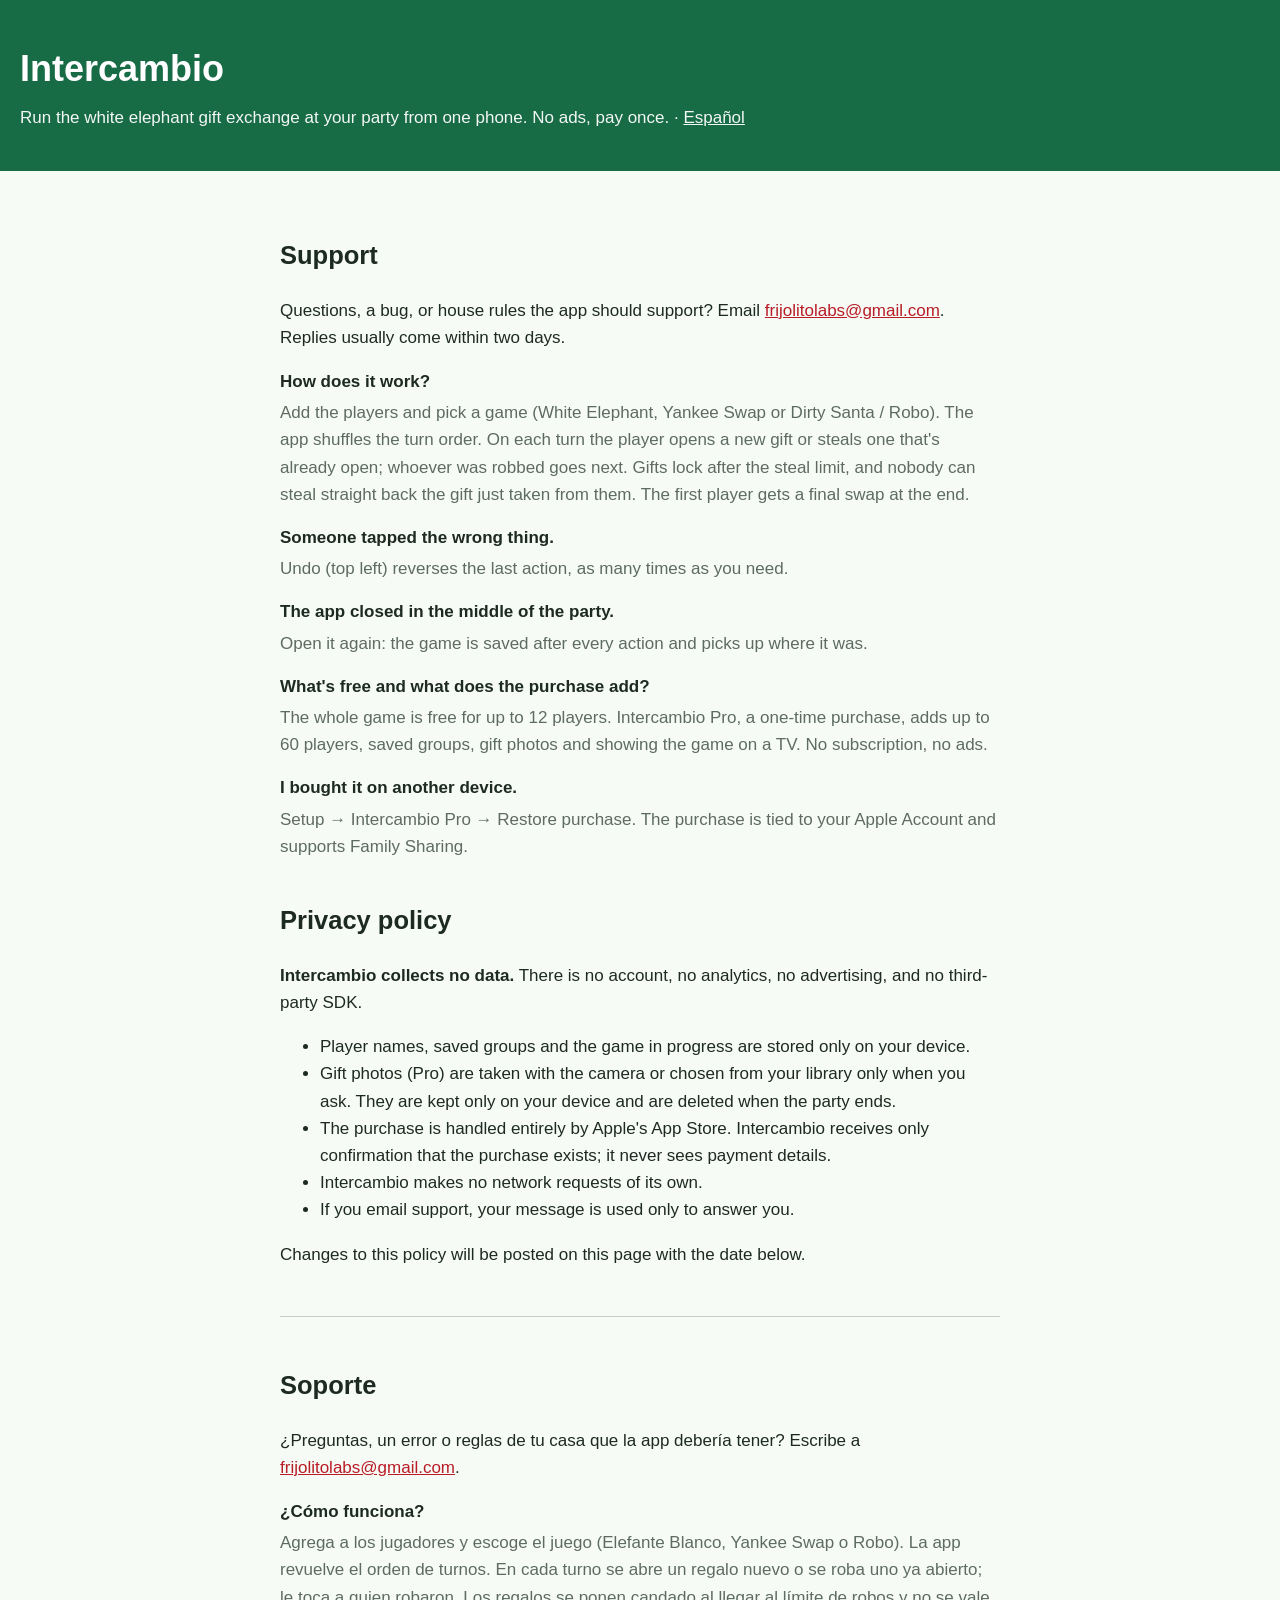
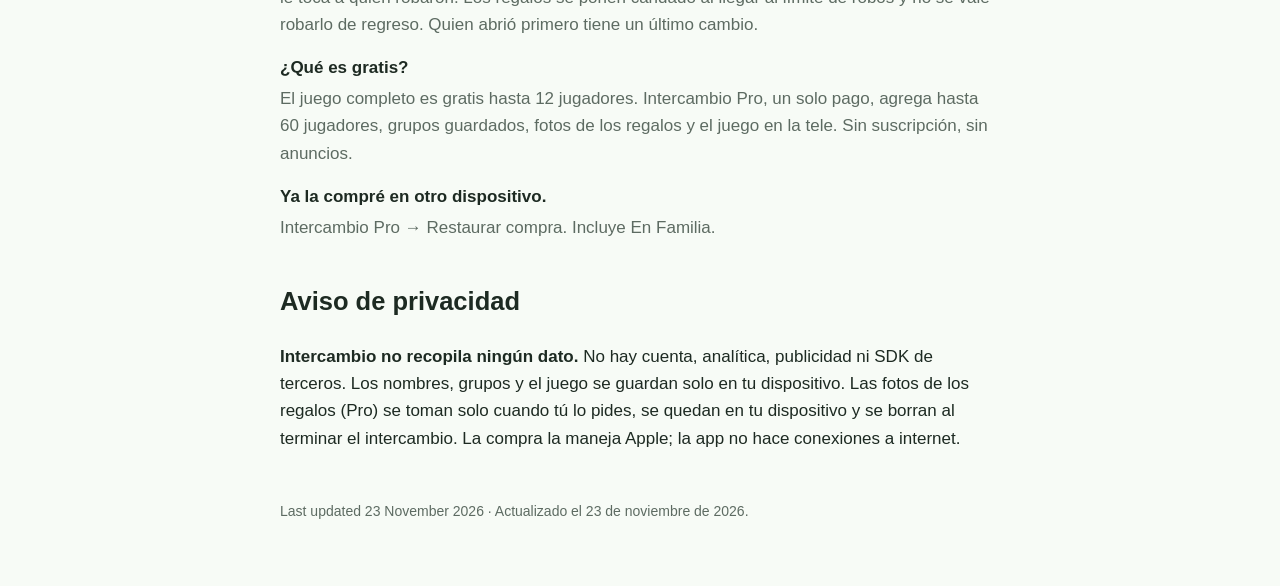
<file: intercambio/index.html>
<!doctype html>
<html lang="en">
<head>
<meta charset="utf-8">
<meta name="viewport" content="width=device-width, initial-scale=1">
<title>Intercambio — Support and Privacy</title>
<style>
  :root { color-scheme: light dark; --brand: #b81c26; --ink: #1d2a22; --muted: #5d6b62; --bg: #f7fbf6; }
  @media (prefers-color-scheme: dark) { :root { --ink: #e9f3ec; --muted: #a6b8ac; --bg: #0f1a14; --brand: #ff6b72; } }
  body { margin: 0; font: 17px/1.6 -apple-system, BlinkMacSystemFont, "Segoe UI", sans-serif; color: var(--ink); background: var(--bg); }
  header { background: #176b45; color: #fff; padding: 40px 20px; }
  header h1 { margin: 0; font-size: 36px; }
  header p { margin: 6px 0 0; opacity: .95; }
  main { max-width: 720px; margin: 0 auto; padding: 24px 20px 64px; }
  h2 { margin-top: 40px; }
  dt { font-weight: 600; margin-top: 16px; }
  dd { margin: 4px 0 0; color: var(--muted); }
  a { color: var(--brand); }
  .es { border-top: 1px solid color-mix(in srgb, var(--muted) 30%, transparent); margin-top: 48px; padding-top: 8px; }
  footer { color: var(--muted); font-size: 14px; margin-top: 48px; }
</style>
</head>
<body>
<header>
  <h1>Intercambio</h1>
  <p>Run the white elephant gift exchange at your party from one phone. No ads, pay once. · <a href="#es" style="color:#fff">Español</a></p>
</header>
<main>
  <h2 id="support">Support</h2>
  <p>Questions, a bug, or house rules the app should support? Email
    <a href="mailto:frijolitolabs@gmail.com">frijolitolabs@gmail.com</a>.
    Replies usually come within two days.</p>
  <dl>
    <dt>How does it work?</dt>
    <dd>Add the players and pick a game (White Elephant, Yankee Swap or Dirty Santa / Robo). The app shuffles the
      turn order. On each turn the player opens a new gift or steals one that's already open; whoever was robbed
      goes next. Gifts lock after the steal limit, and nobody can steal straight back the gift just taken from them.
      The first player gets a final swap at the end.</dd>
    <dt>Someone tapped the wrong thing.</dt>
    <dd>Undo (top left) reverses the last action, as many times as you need.</dd>
    <dt>The app closed in the middle of the party.</dt>
    <dd>Open it again: the game is saved after every action and picks up where it was.</dd>
    <dt>What's free and what does the purchase add?</dt>
    <dd>The whole game is free for up to 12 players. Intercambio Pro, a one-time purchase, adds up to 60 players,
      saved groups, gift photos and showing the game on a TV. No subscription, no ads.</dd>
    <dt>I bought it on another device.</dt>
    <dd>Setup → Intercambio Pro → Restore purchase. The purchase is tied to your Apple Account and supports Family
      Sharing.</dd>
  </dl>

  <h2 id="privacy">Privacy policy</h2>
  <p><strong>Intercambio collects no data.</strong> There is no account, no analytics, no advertising, and no
    third-party SDK.</p>
  <ul>
    <li>Player names, saved groups and the game in progress are stored only on your device.</li>
    <li>Gift photos (Pro) are taken with the camera or chosen from your library only when you ask. They are kept only
      on your device and are deleted when the party ends.</li>
    <li>The purchase is handled entirely by Apple's App Store. Intercambio receives only confirmation that the
      purchase exists; it never sees payment details.</li>
    <li>Intercambio makes no network requests of its own.</li>
    <li>If you email support, your message is used only to answer you.</li>
  </ul>
  <p>Changes to this policy will be posted on this page with the date below.</p>

  <section class="es" id="es" lang="es">
    <h2>Soporte</h2>
    <p>¿Preguntas, un error o reglas de tu casa que la app debería tener? Escribe a
      <a href="mailto:frijolitolabs@gmail.com">frijolitolabs@gmail.com</a>.</p>
    <dl>
      <dt>¿Cómo funciona?</dt>
      <dd>Agrega a los jugadores y escoge el juego (Elefante Blanco, Yankee Swap o Robo). La app revuelve el orden de
        turnos. En cada turno se abre un regalo nuevo o se roba uno ya abierto; le toca a quien robaron. Los regalos
        se ponen candado al llegar al límite de robos y no se vale robarlo de regreso. Quien abrió primero tiene un
        último cambio.</dd>
      <dt>¿Qué es gratis?</dt>
      <dd>El juego completo es gratis hasta 12 jugadores. Intercambio Pro, un solo pago, agrega hasta 60 jugadores,
        grupos guardados, fotos de los regalos y el juego en la tele. Sin suscripción, sin anuncios.</dd>
      <dt>Ya la compré en otro dispositivo.</dt>
      <dd>Intercambio Pro → Restaurar compra. Incluye En Familia.</dd>
    </dl>
    <h2 id="privacidad">Aviso de privacidad</h2>
    <p><strong>Intercambio no recopila ningún dato.</strong> No hay cuenta, analítica, publicidad ni SDK de terceros.
      Los nombres, grupos y el juego se guardan solo en tu dispositivo. Las fotos de los regalos (Pro) se toman solo
      cuando tú lo pides, se quedan en tu dispositivo y se borran al terminar el intercambio. La compra la maneja
      Apple; la app no hace conexiones a internet.</p>
  </section>

  <footer>Last updated 23 November 2026 · Actualizado el 23 de noviembre de 2026.</footer>
</main>
</body>
</html>
</file>
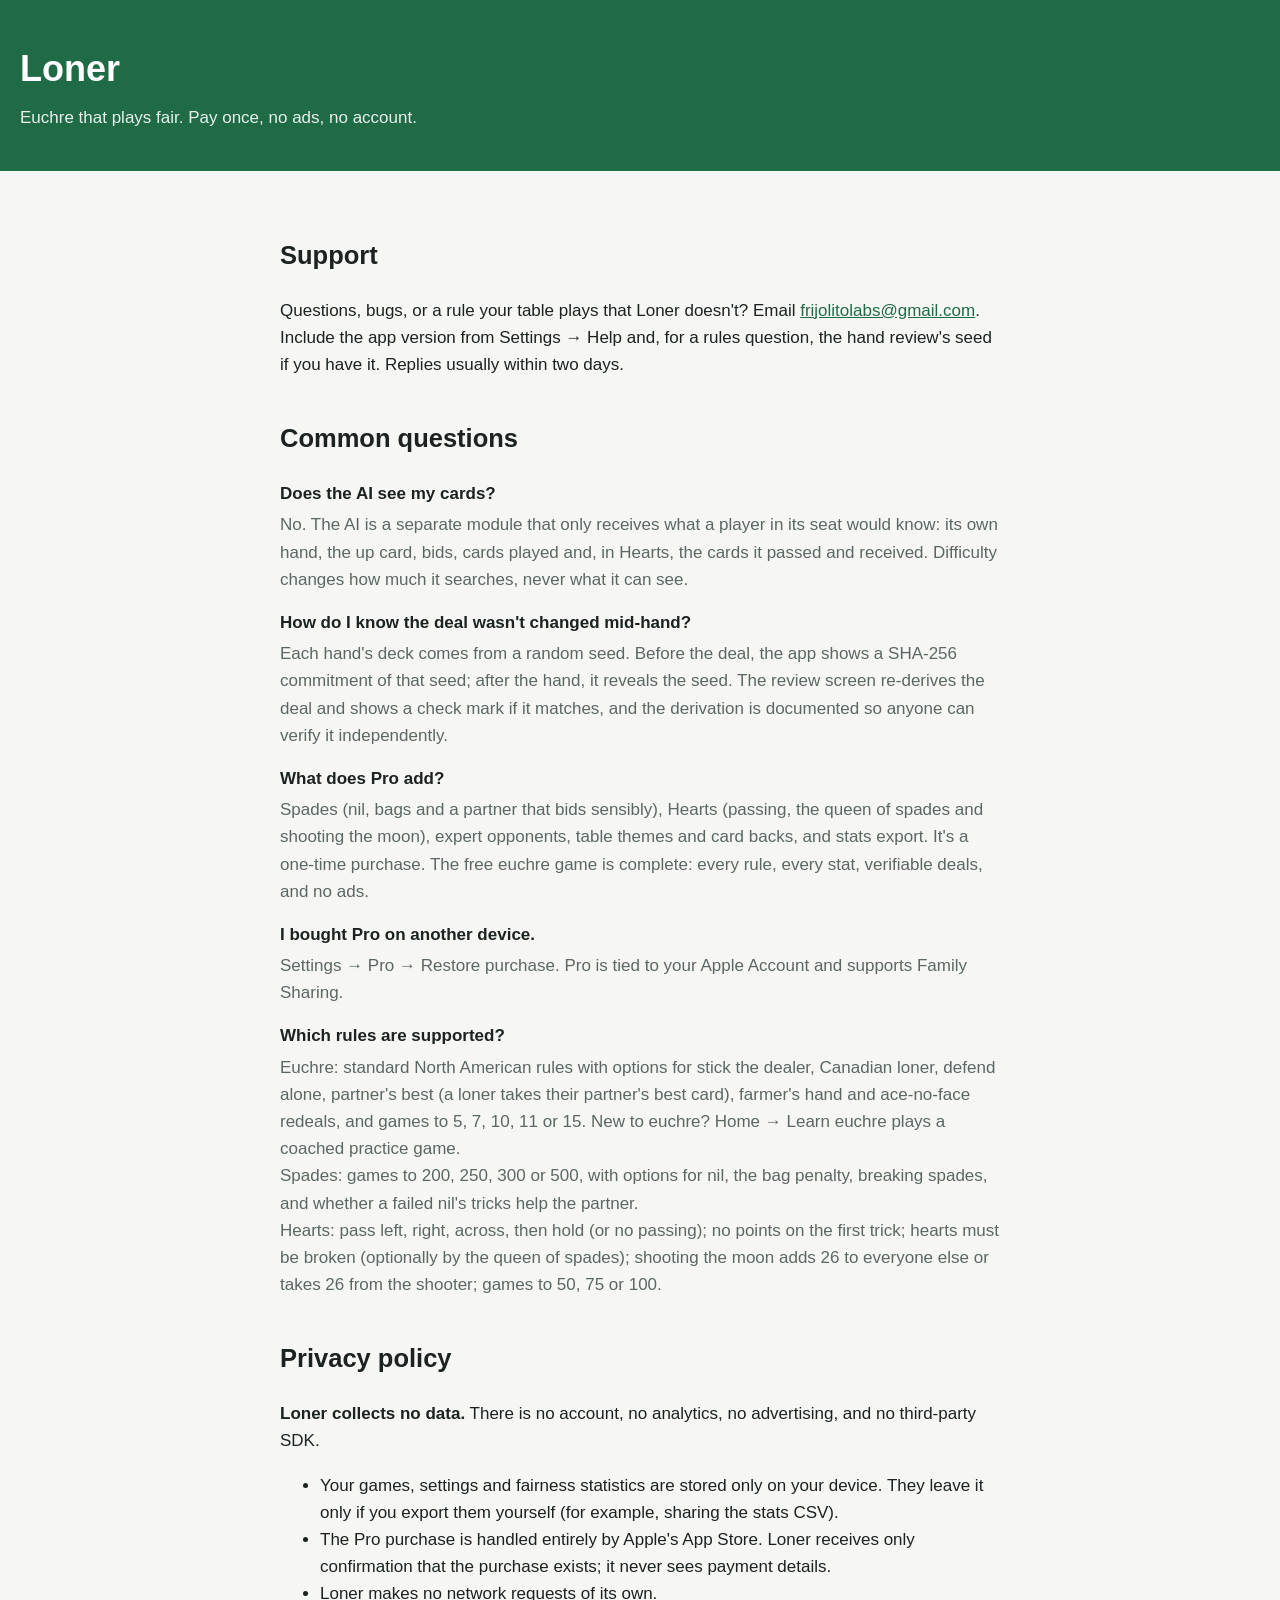
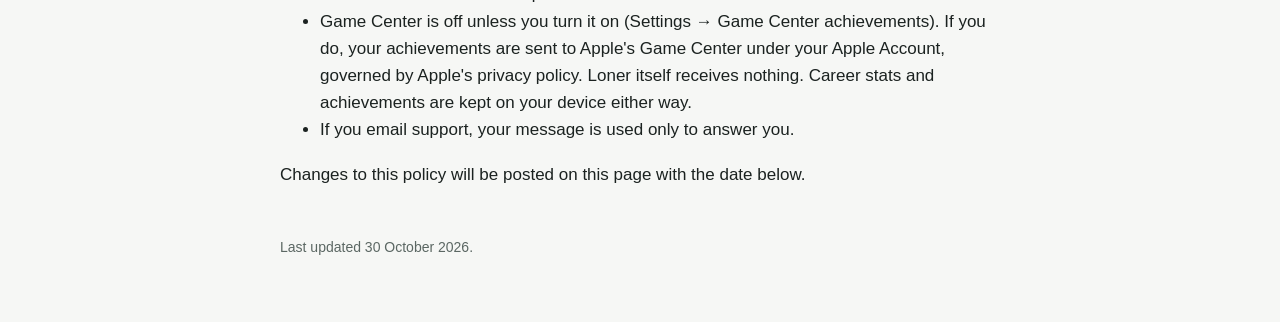
<file: loner/index.html>
<!doctype html>
<html lang="en">
<head>
<meta charset="utf-8">
<meta name="viewport" content="width=device-width, initial-scale=1">
<title>Loner — Support and Privacy</title>
<style>
  :root { color-scheme: light dark; --felt: #1e6b45; --ink: #1b2220; --muted: #5b6763; --bg: #f6f7f5; }
  @media (prefers-color-scheme: dark) { :root { --ink: #e7ece9; --muted: #9aa7a2; --bg: #121615; } }
  body { margin: 0; font: 17px/1.6 -apple-system, BlinkMacSystemFont, "Segoe UI", sans-serif; color: var(--ink); background: var(--bg); }
  header { background: var(--felt); color: #fff; padding: 40px 20px; }
  header h1 { margin: 0; font-size: 36px; }
  header p { margin: 6px 0 0; opacity: .9; }
  main { max-width: 720px; margin: 0 auto; padding: 24px 20px 64px; }
  h2 { margin-top: 40px; }
  dt { font-weight: 600; margin-top: 16px; }
  dd { margin: 4px 0 0; color: var(--muted); }
  a { color: var(--felt); }
  footer { color: var(--muted); font-size: 14px; margin-top: 48px; }
</style>
</head>
<body>
<header>
  <h1>Loner</h1>
  <p>Euchre that plays fair. Pay once, no ads, no account.</p>
</header>
<main>
  <h2 id="support">Support</h2>
  <p>Questions, bugs, or a rule your table plays that Loner doesn't? Email
    <a href="mailto:frijolitolabs@gmail.com">frijolitolabs@gmail.com</a>. Include the app version from
    Settings → Help and, for a rules question, the hand review's seed if you have it. Replies usually
    within two days.</p>

  <h2 id="faq">Common questions</h2>
  <dl>
    <dt>Does the AI see my cards?</dt>
    <dd>No. The AI is a separate module that only receives what a player in its seat would know: its own hand,
      the up card, bids, cards played and, in Hearts, the cards it passed and received. Difficulty changes how much it searches, never what it can see.</dd>
    <dt>How do I know the deal wasn't changed mid-hand?</dt>
    <dd>Each hand's deck comes from a random seed. Before the deal, the app shows a SHA-256 commitment of
      that seed; after the hand, it reveals the seed. The review screen re-derives the deal and shows a check
      mark if it matches, and the derivation is documented so anyone can verify it independently.</dd>
    <dt>What does Pro add?</dt>
    <dd>Spades (nil, bags and a partner that bids sensibly), Hearts (passing, the queen of spades and shooting
      the moon), expert opponents, table themes and card backs, and stats export. It's a one-time purchase. The free euchre game is complete: every rule, every stat, verifiable deals, and no ads.</dd>
    <dt>I bought Pro on another device.</dt>
    <dd>Settings → Pro → Restore purchase. Pro is tied to your Apple Account and supports Family Sharing.</dd>
    <dt>Which rules are supported?</dt>
    <dd>Euchre: standard North American rules with options for stick the dealer, Canadian loner, defend alone,
      partner's best (a loner takes their partner's best card), farmer's hand and ace-no-face redeals, and games
      to 5, 7, 10, 11 or 15. New to euchre? Home → Learn euchre plays a coached practice game.<br>
      Spades: games to 200, 250, 300 or 500, with options for nil, the bag penalty, breaking spades, and whether a
      failed nil's tricks help the partner.<br>
      Hearts: pass left, right, across, then hold (or no passing); no points on the first trick; hearts must be
      broken (optionally by the queen of spades); shooting the moon adds 26 to everyone else or takes 26 from the
      shooter; games to 50, 75 or 100.</dd>
  </dl>

  <h2 id="privacy">Privacy policy</h2>
  <p><strong>Loner collects no data.</strong> There is no account, no analytics, no advertising, and no
    third-party SDK.</p>
  <ul>
    <li>Your games, settings and fairness statistics are stored only on your device. They leave it only if
      you export them yourself (for example, sharing the stats CSV).</li>
    <li>The Pro purchase is handled entirely by Apple's App Store. Loner receives only confirmation that the
      purchase exists; it never sees payment details.</li>
    <li>Loner makes no network requests of its own.</li>
    <li>Game Center is off unless you turn it on (Settings → Game Center achievements). If you do, your
      achievements are sent to Apple's Game Center under your Apple Account, governed by Apple's privacy policy.
      Loner itself receives nothing. Career stats and achievements are kept on your device either way.</li>
    <li>If you email support, your message is used only to answer you.</li>
  </ul>
  <p>Changes to this policy will be posted on this page with the date below.</p>

  <footer>Last updated 30 October 2026.</footer>
</main>
</body>
</html>
</file>
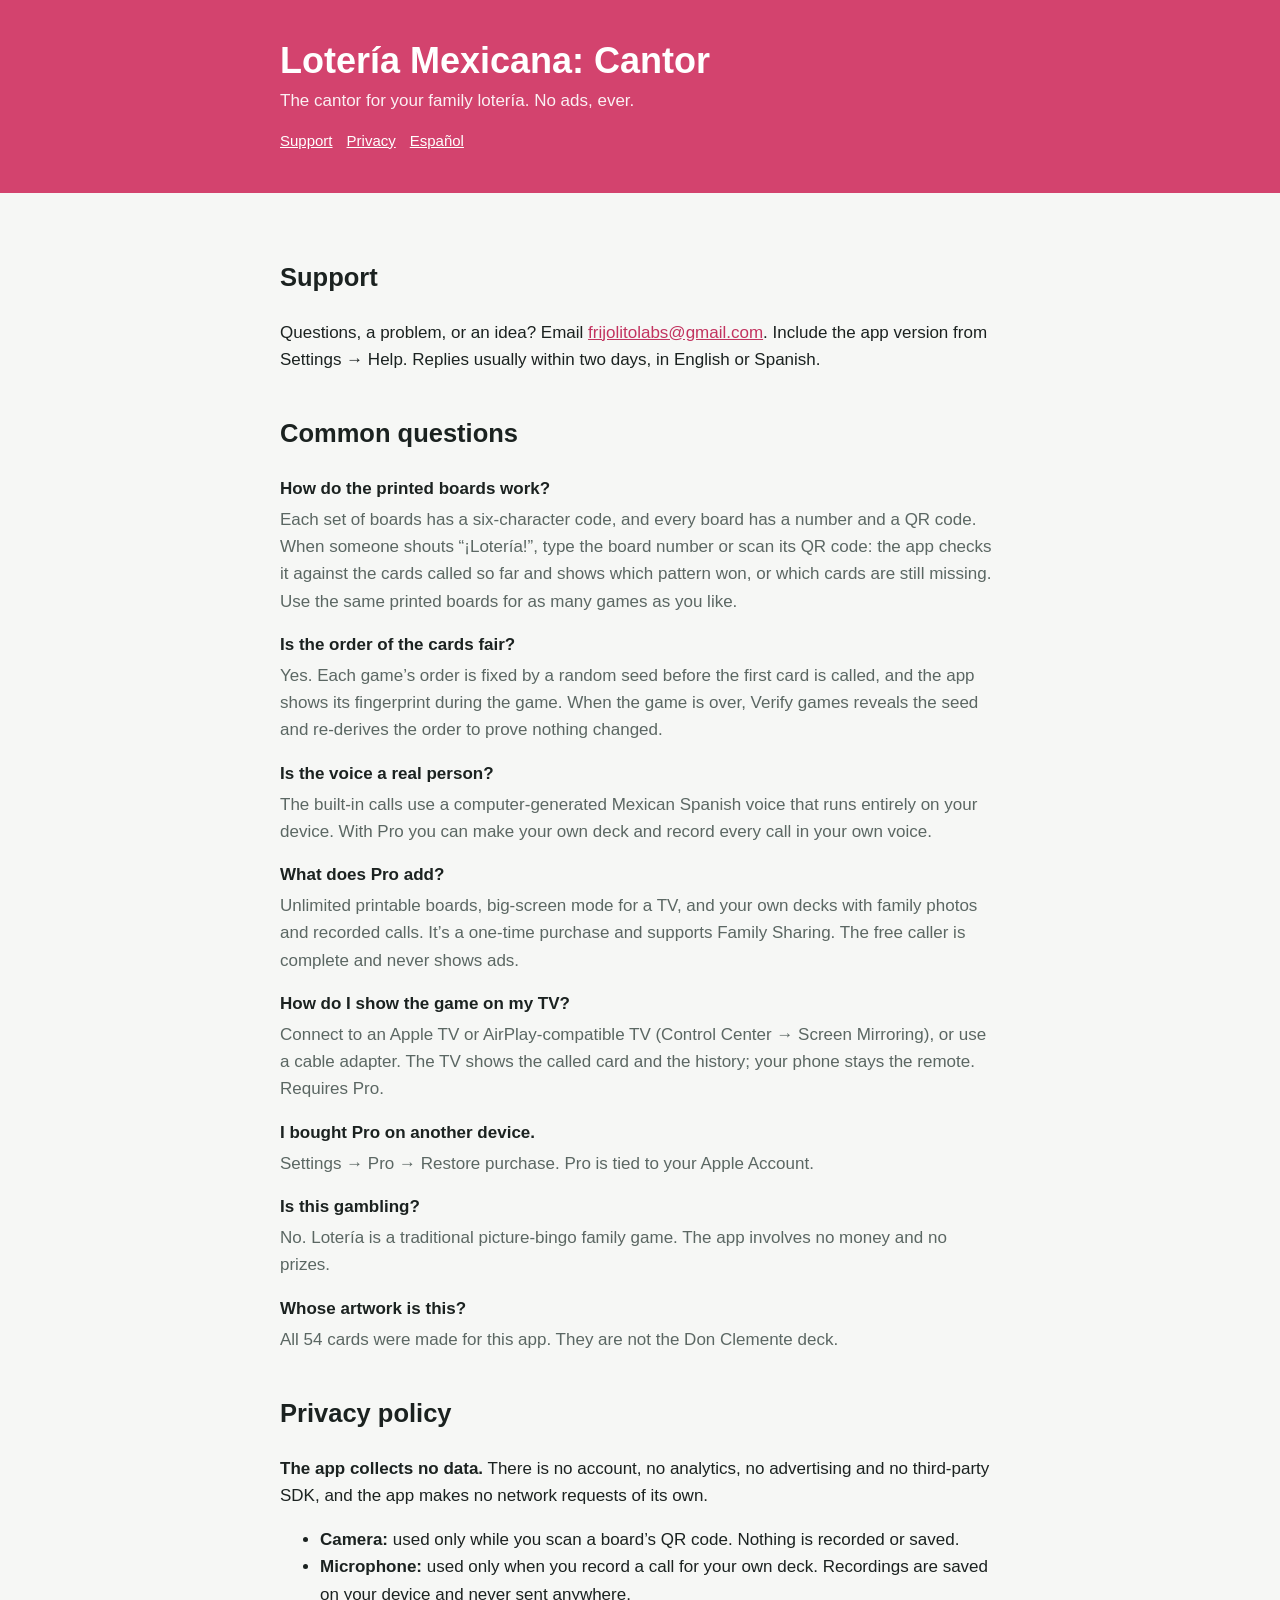
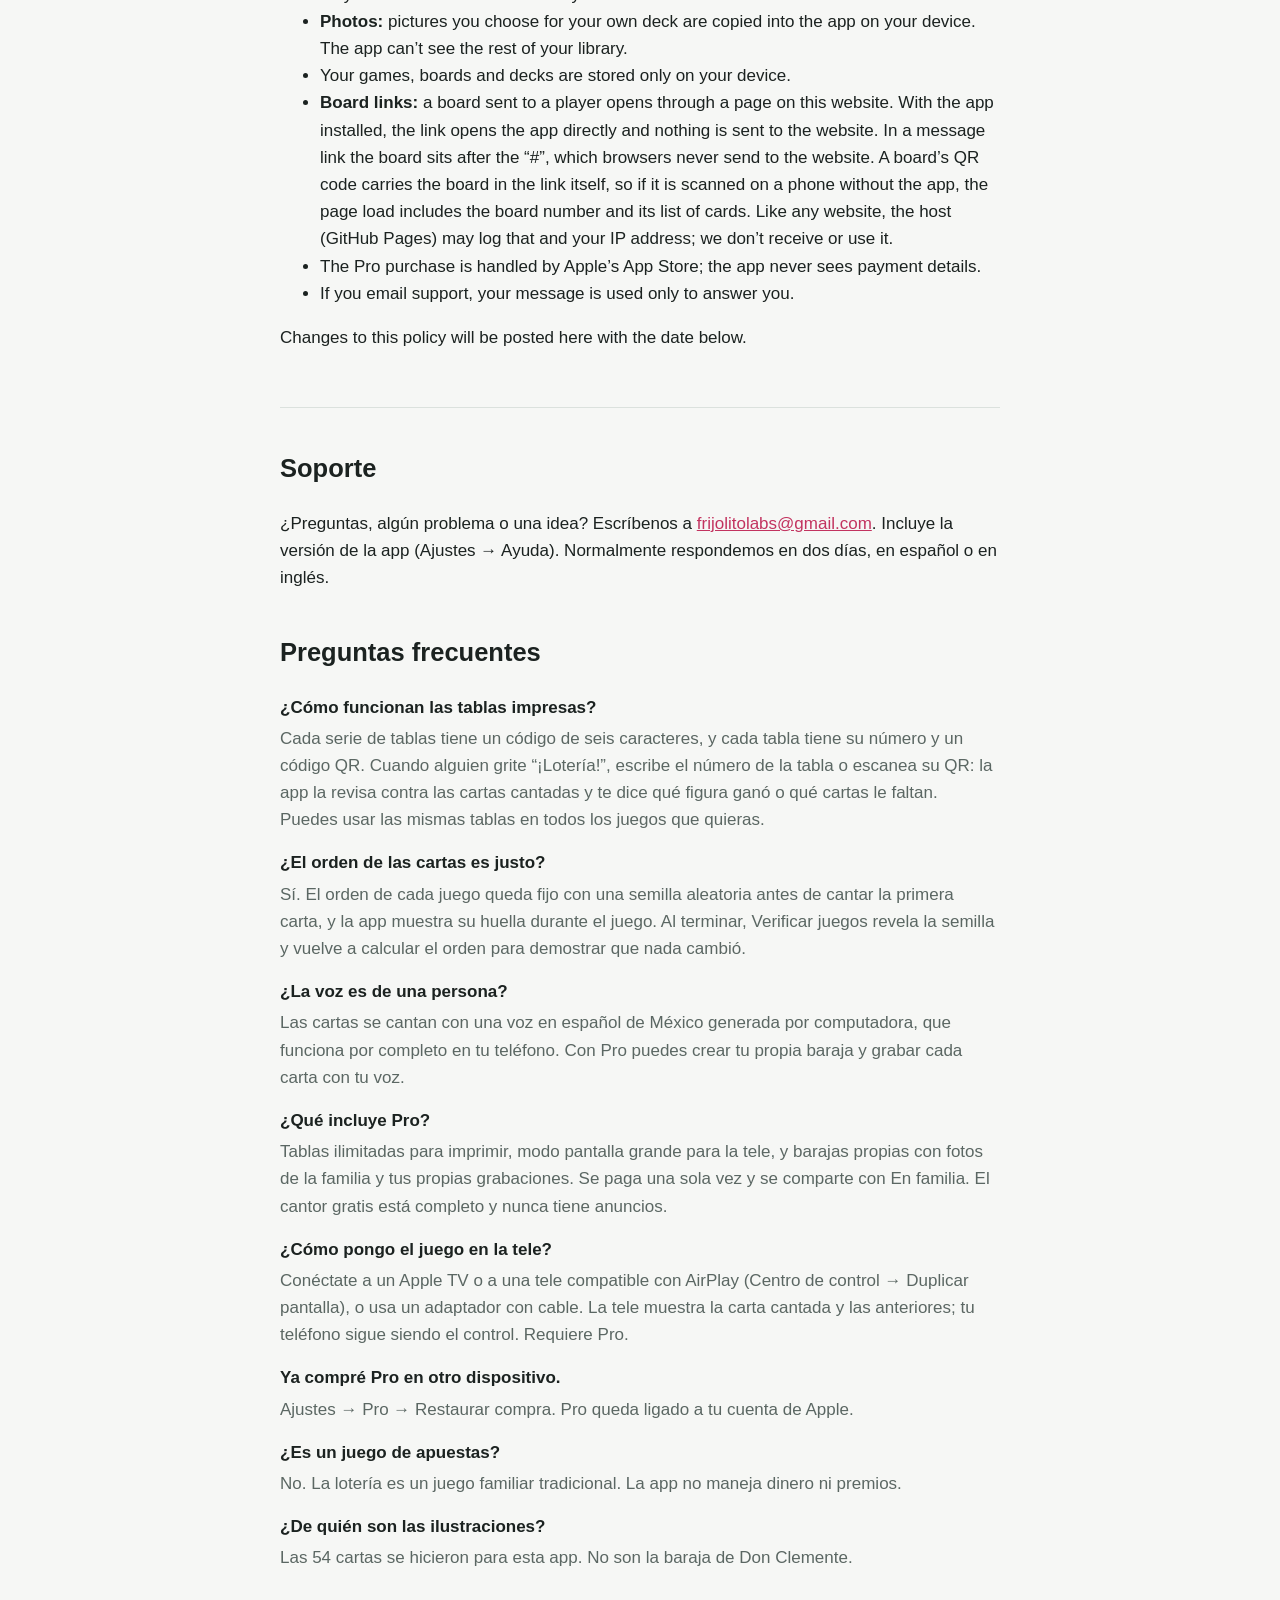
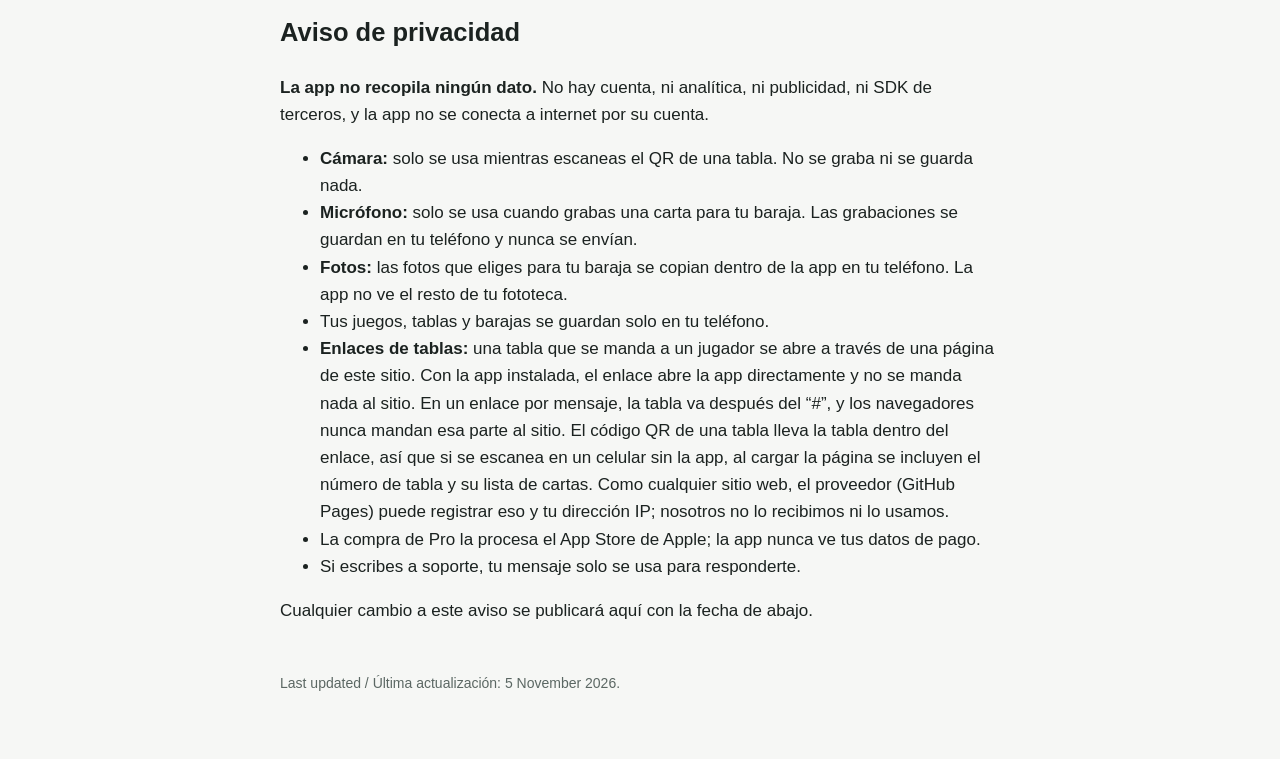
<file: loteria/index.html>
<!doctype html>
<html lang="en">
<head>
<meta charset="utf-8">
<meta name="viewport" content="width=device-width, initial-scale=1">
<title>Lotería Mexicana: Cantor — Support and Privacy</title>
<link rel="stylesheet" href="../style.css">
<style>:root { --accent: #c2335f; } @media (prefers-color-scheme: dark) { :root { --accent: #f0789c; } } header { background: #D3436E; }</style>
</head>
<body>
<header><div class="in">
  <h1>Lotería Mexicana: Cantor</h1>
  <p>The cantor for your family lotería. No ads, ever.</p>
  <nav><a href="#support">Support</a><a href="#privacy">Privacy</a><a href="#es" lang="es">Español</a></nav>
</div></header>
<main>
  <h2 id="support">Support</h2>
  <p>Questions, a problem, or an idea? Email <a href="mailto:frijolitolabs@gmail.com">frijolitolabs@gmail.com</a>.
    Include the app version from Settings → Help. Replies usually within two days, in English or Spanish.</p>

  <h2 id="faq">Common questions</h2>
  <dl>
    <dt>How do the printed boards work?</dt>
    <dd>Each set of boards has a six-character code, and every board has a number and a QR code. When someone shouts
      “¡Lotería!”, type the board number or scan its QR code: the app checks it against the cards called so far and
      shows which pattern won, or which cards are still missing. Use the same printed boards for as many games as you like.</dd>
    <dt>Is the order of the cards fair?</dt>
    <dd>Yes. Each game’s order is fixed by a random seed before the first card is called, and the app shows its
      fingerprint during the game. When the game is over, Verify games reveals the seed and re-derives the order to
      prove nothing changed.</dd>
    <dt>Is the voice a real person?</dt>
    <dd>The built-in calls use a computer-generated Mexican Spanish voice that runs entirely on your device.
      With Pro you can make your own deck and record every call in your own voice.</dd>
    <dt>What does Pro add?</dt>
    <dd>Unlimited printable boards, big-screen mode for a TV, and your own decks with family photos and recorded calls.
      It’s a one-time purchase and supports Family Sharing. The free caller is complete and never shows ads.</dd>
    <dt>How do I show the game on my TV?</dt>
    <dd>Connect to an Apple TV or AirPlay-compatible TV (Control Center → Screen Mirroring), or use a cable adapter.
      The TV shows the called card and the history; your phone stays the remote. Requires Pro.</dd>
    <dt>I bought Pro on another device.</dt>
    <dd>Settings → Pro → Restore purchase. Pro is tied to your Apple Account.</dd>
    <dt>Is this gambling?</dt>
    <dd>No. Lotería is a traditional picture-bingo family game. The app involves no money and no prizes.</dd>
    <dt>Whose artwork is this?</dt>
    <dd>All 54 cards were made for this app. They are not the Don Clemente deck.</dd>
  </dl>

  <h2 id="privacy">Privacy policy</h2>
  <p><strong>The app collects no data.</strong> There is no account, no analytics, no advertising and no third-party SDK,
    and the app makes no network requests of its own.</p>
  <ul>
    <li><strong>Camera:</strong> used only while you scan a board’s QR code. Nothing is recorded or saved.</li>
    <li><strong>Microphone:</strong> used only when you record a call for your own deck. Recordings are saved on your device and never sent anywhere.</li>
    <li><strong>Photos:</strong> pictures you choose for your own deck are copied into the app on your device. The app can’t see the rest of your library.</li>
    <li>Your games, boards and decks are stored only on your device.</li>
    <li><strong>Board links:</strong> a board sent to a player opens through a page on this website. With the app
      installed, the link opens the app directly and nothing is sent to the website. In a message link the board sits
      after the “#”, which browsers never send to the website. A board’s QR code carries the board in the link itself,
      so if it is scanned on a phone without the app, the page load includes the board number and its list of cards.
      Like any website, the host (GitHub Pages) may log that and your IP address; we don’t receive or use it.</li>
    <li>The Pro purchase is handled by Apple’s App Store; the app never sees payment details.</li>
    <li>If you email support, your message is used only to answer you.</li>
  </ul>
  <p>Changes to this policy will be posted here with the date below.</p>

  <hr>
  <div id="es" lang="es">
    <h2>Soporte</h2>
    <p>¿Preguntas, algún problema o una idea? Escríbenos a <a href="mailto:frijolitolabs@gmail.com">frijolitolabs@gmail.com</a>.
      Incluye la versión de la app (Ajustes → Ayuda). Normalmente respondemos en dos días, en español o en inglés.</p>

    <h2>Preguntas frecuentes</h2>
    <dl>
      <dt>¿Cómo funcionan las tablas impresas?</dt>
      <dd>Cada serie de tablas tiene un código de seis caracteres, y cada tabla tiene su número y un código QR. Cuando
        alguien grite “¡Lotería!”, escribe el número de la tabla o escanea su QR: la app la revisa contra las cartas cantadas
        y te dice qué figura ganó o qué cartas le faltan. Puedes usar las mismas tablas en todos los juegos que quieras.</dd>
      <dt>¿El orden de las cartas es justo?</dt>
      <dd>Sí. El orden de cada juego queda fijo con una semilla aleatoria antes de cantar la primera carta, y la app muestra su
        huella durante el juego. Al terminar, Verificar juegos revela la semilla y vuelve a calcular el orden para demostrar
        que nada cambió.</dd>
      <dt>¿La voz es de una persona?</dt>
      <dd>Las cartas se cantan con una voz en español de México generada por computadora, que funciona por completo en tu
        teléfono. Con Pro puedes crear tu propia baraja y grabar cada carta con tu voz.</dd>
      <dt>¿Qué incluye Pro?</dt>
      <dd>Tablas ilimitadas para imprimir, modo pantalla grande para la tele, y barajas propias con fotos de la familia y tus
        propias grabaciones. Se paga una sola vez y se comparte con En familia. El cantor gratis está completo y nunca tiene anuncios.</dd>
      <dt>¿Cómo pongo el juego en la tele?</dt>
      <dd>Conéctate a un Apple TV o a una tele compatible con AirPlay (Centro de control → Duplicar pantalla), o usa un
        adaptador con cable. La tele muestra la carta cantada y las anteriores; tu teléfono sigue siendo el control. Requiere Pro.</dd>
      <dt>Ya compré Pro en otro dispositivo.</dt>
      <dd>Ajustes → Pro → Restaurar compra. Pro queda ligado a tu cuenta de Apple.</dd>
      <dt>¿Es un juego de apuestas?</dt>
      <dd>No. La lotería es un juego familiar tradicional. La app no maneja dinero ni premios.</dd>
      <dt>¿De quién son las ilustraciones?</dt>
      <dd>Las 54 cartas se hicieron para esta app. No son la baraja de Don Clemente.</dd>
    </dl>

    <h2>Aviso de privacidad</h2>
    <p><strong>La app no recopila ningún dato.</strong> No hay cuenta, ni analítica, ni publicidad, ni SDK de terceros, y la
      app no se conecta a internet por su cuenta.</p>
    <ul>
      <li><strong>Cámara:</strong> solo se usa mientras escaneas el QR de una tabla. No se graba ni se guarda nada.</li>
      <li><strong>Micrófono:</strong> solo se usa cuando grabas una carta para tu baraja. Las grabaciones se guardan en tu teléfono y nunca se envían.</li>
      <li><strong>Fotos:</strong> las fotos que eliges para tu baraja se copian dentro de la app en tu teléfono. La app no ve el resto de tu fototeca.</li>
      <li>Tus juegos, tablas y barajas se guardan solo en tu teléfono.</li>
      <li><strong>Enlaces de tablas:</strong> una tabla que se manda a un jugador se abre a través de una página de este sitio.
        Con la app instalada, el enlace abre la app directamente y no se manda nada al sitio. En un enlace por mensaje, la
        tabla va después del “#”, y los navegadores nunca mandan esa parte al sitio. El código QR de una tabla lleva la tabla
        dentro del enlace, así que si se escanea en un celular sin la app, al cargar la página se incluyen el número de
        tabla y su lista de cartas. Como cualquier sitio web, el proveedor (GitHub Pages) puede registrar eso y tu dirección
        IP; nosotros no lo recibimos ni lo usamos.</li>
      <li>La compra de Pro la procesa el App Store de Apple; la app nunca ve tus datos de pago.</li>
      <li>Si escribes a soporte, tu mensaje solo se usa para responderte.</li>
    </ul>
    <p>Cualquier cambio a este aviso se publicará aquí con la fecha de abajo.</p>
  </div>

  <footer>Last updated / Última actualización: 5 November 2026.</footer>
</main>
</body>
</html>
</file>
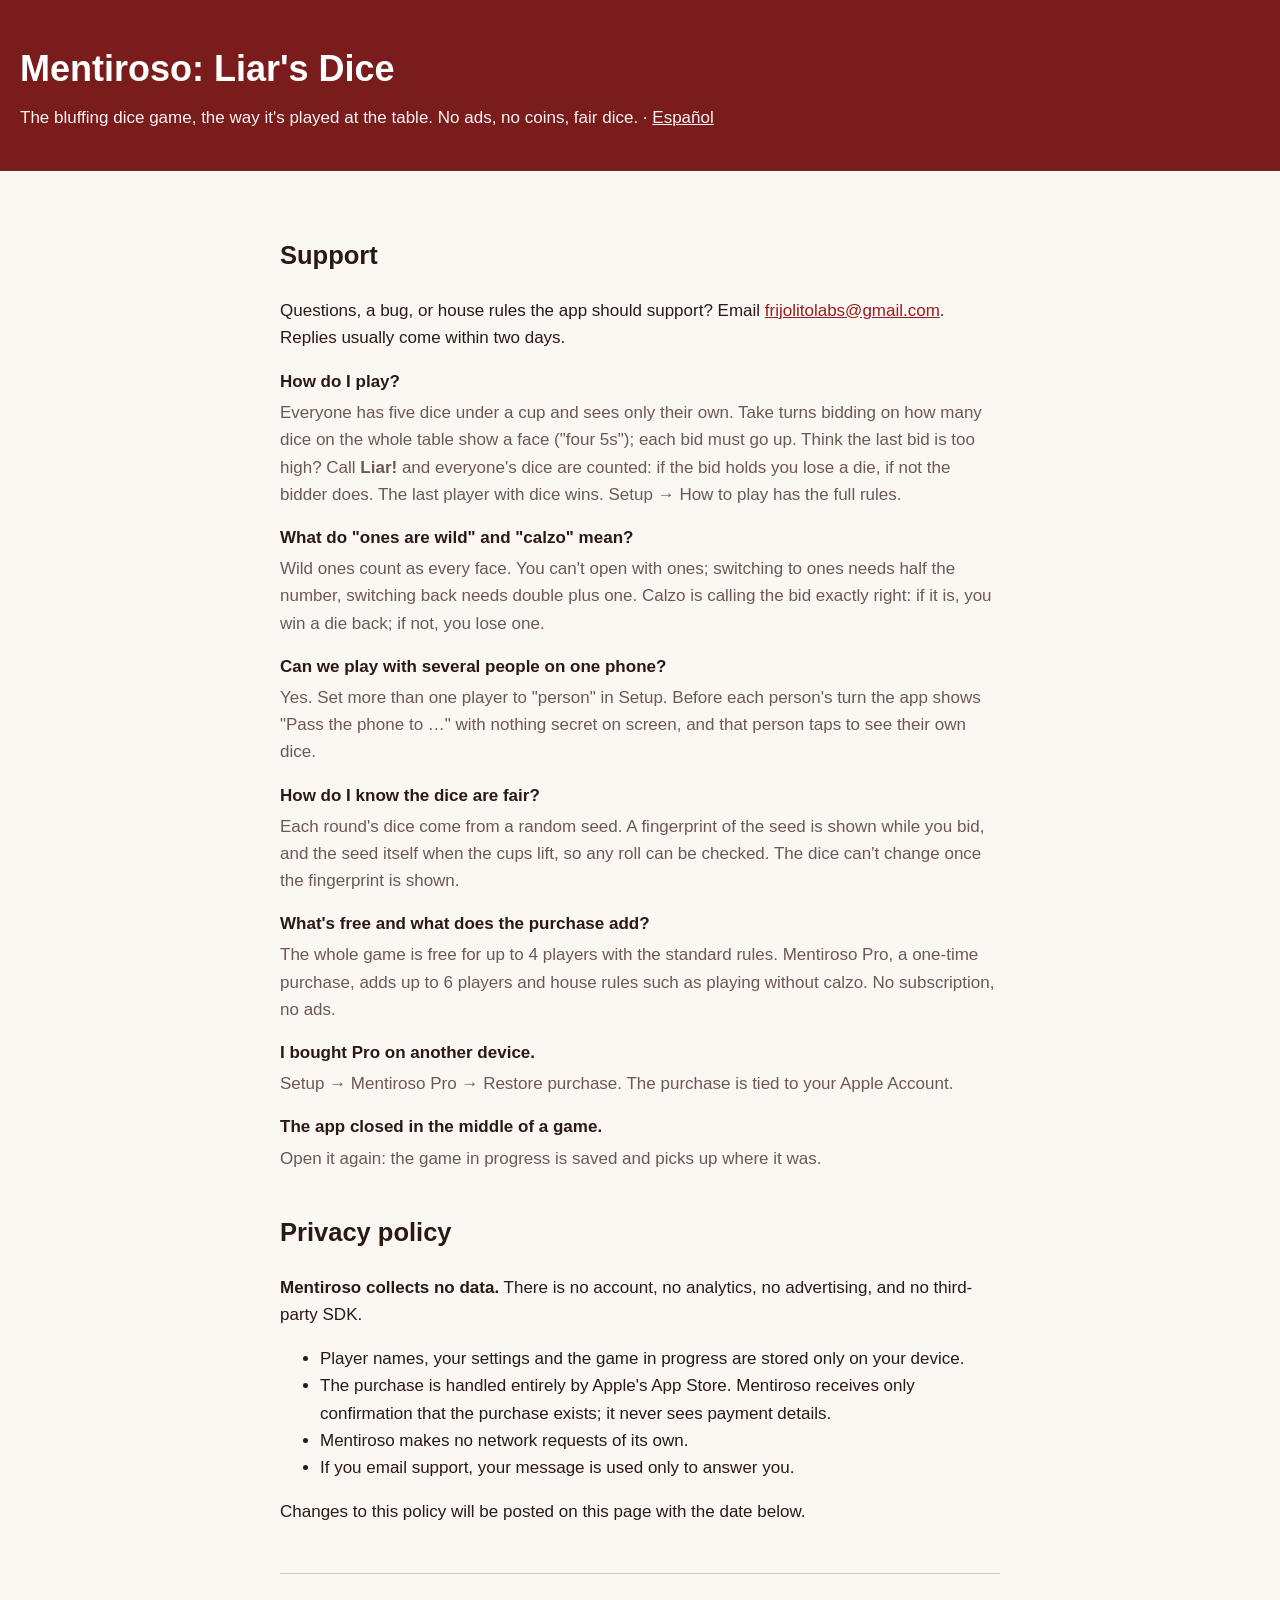
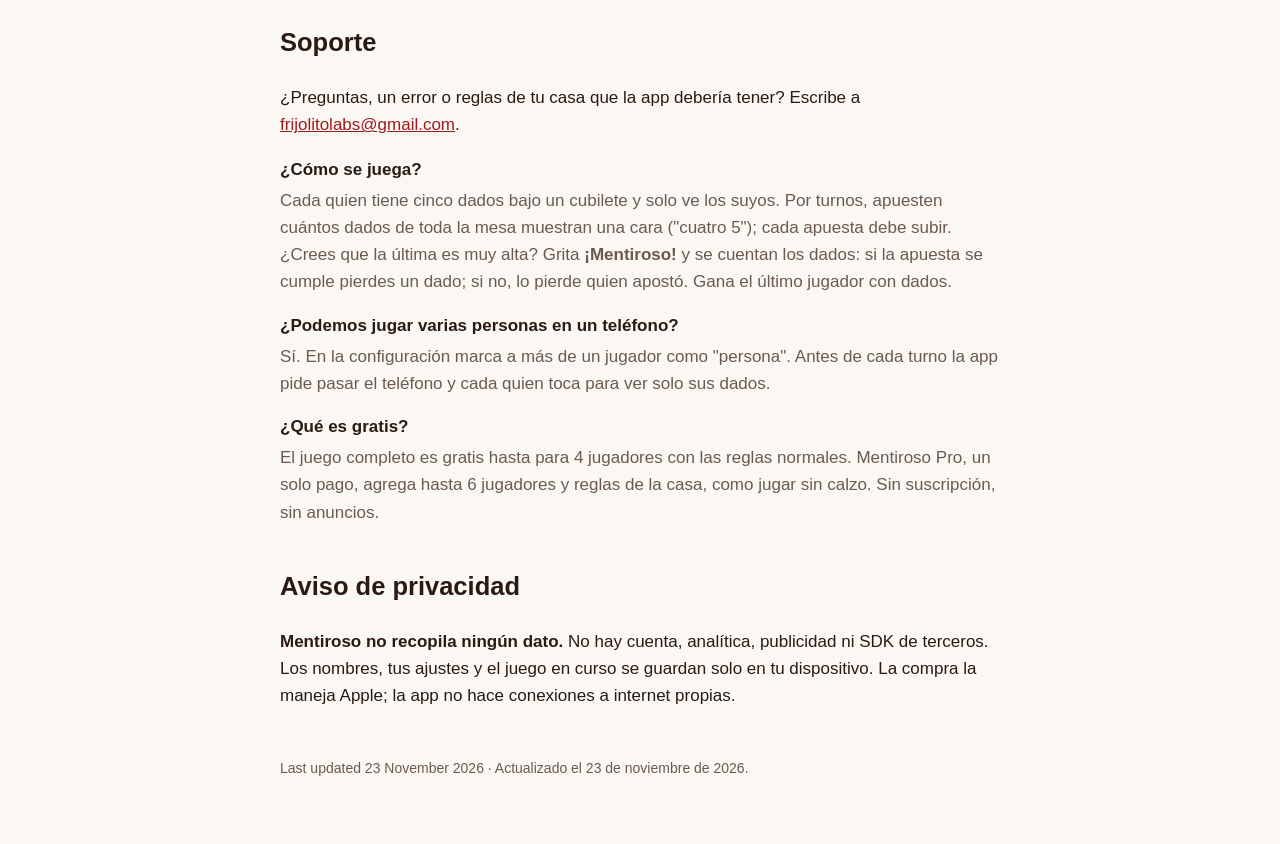
<file: mentiroso/index.html>
<!doctype html>
<html lang="en">
<head>
<meta charset="utf-8">
<meta name="viewport" content="width=device-width, initial-scale=1">
<title>Mentiroso: Liar's Dice — Support and Privacy</title>
<style>
  :root { color-scheme: light dark; --brand: #9b1c1c; --ink: #2a1a14; --muted: #6b5a52; --bg: #fbf7f3; }
  @media (prefers-color-scheme: dark) { :root { --ink: #f3e9e4; --muted: #b9a79f; --bg: #1a0f0d; --brand: #f2c13a; } }
  body { margin: 0; font: 17px/1.6 -apple-system, BlinkMacSystemFont, "Segoe UI", sans-serif; color: var(--ink); background: var(--bg); }
  header { background: #7a1c1c; color: #fff; padding: 40px 20px; }
  header h1 { margin: 0; font-size: 36px; }
  header p { margin: 6px 0 0; opacity: .95; }
  main { max-width: 720px; margin: 0 auto; padding: 24px 20px 64px; }
  h2 { margin-top: 40px; }
  dt { font-weight: 600; margin-top: 16px; }
  dd { margin: 4px 0 0; color: var(--muted); }
  a { color: var(--brand); }
  .es { border-top: 1px solid color-mix(in srgb, var(--muted) 30%, transparent); margin-top: 48px; padding-top: 8px; }
  footer { color: var(--muted); font-size: 14px; margin-top: 48px; }
</style>
</head>
<body>
<header>
  <h1>Mentiroso: Liar's Dice</h1>
  <p>The bluffing dice game, the way it's played at the table. No ads, no coins, fair dice. · <a href="#es" style="color:#fff">Español</a></p>
</header>
<main>
  <h2 id="support">Support</h2>
  <p>Questions, a bug, or house rules the app should support? Email
    <a href="mailto:frijolitolabs@gmail.com">frijolitolabs@gmail.com</a>.
    Replies usually come within two days.</p>
  <dl>
    <dt>How do I play?</dt>
    <dd>Everyone has five dice under a cup and sees only their own. Take turns bidding on how many dice on the whole
      table show a face ("four 5s"); each bid must go up. Think the last bid is too high? Call <strong>Liar!</strong>
      and everyone's dice are counted: if the bid holds you lose a die, if not the bidder does. The last player with
      dice wins. Setup → How to play has the full rules.</dd>
    <dt>What do "ones are wild" and "calzo" mean?</dt>
    <dd>Wild ones count as every face. You can't open with ones; switching to ones needs half the number, switching
      back needs double plus one. Calzo is calling the bid exactly right: if it is, you win a die back; if not, you
      lose one.</dd>
    <dt>Can we play with several people on one phone?</dt>
    <dd>Yes. Set more than one player to "person" in Setup. Before each person's turn the app shows "Pass the phone
      to …" with nothing secret on screen, and that person taps to see their own dice.</dd>
    <dt>How do I know the dice are fair?</dt>
    <dd>Each round's dice come from a random seed. A fingerprint of the seed is shown while you bid, and the seed
      itself when the cups lift, so any roll can be checked. The dice can't change once the fingerprint is shown.</dd>
    <dt>What's free and what does the purchase add?</dt>
    <dd>The whole game is free for up to 4 players with the standard rules. Mentiroso Pro, a one-time purchase, adds
      up to 6 players and house rules such as playing without calzo. No subscription, no ads.</dd>
    <dt>I bought Pro on another device.</dt>
    <dd>Setup → Mentiroso Pro → Restore purchase. The purchase is tied to your Apple Account.</dd>
    <dt>The app closed in the middle of a game.</dt>
    <dd>Open it again: the game in progress is saved and picks up where it was.</dd>
  </dl>

  <h2 id="privacy">Privacy policy</h2>
  <p><strong>Mentiroso collects no data.</strong> There is no account, no analytics, no advertising, and no
    third-party SDK.</p>
  <ul>
    <li>Player names, your settings and the game in progress are stored only on your device.</li>
    <li>The purchase is handled entirely by Apple's App Store. Mentiroso receives only confirmation that the purchase
      exists; it never sees payment details.</li>
    <li>Mentiroso makes no network requests of its own.</li>
    <li>If you email support, your message is used only to answer you.</li>
  </ul>
  <p>Changes to this policy will be posted on this page with the date below.</p>

  <section class="es" id="es" lang="es">
    <h2>Soporte</h2>
    <p>¿Preguntas, un error o reglas de tu casa que la app debería tener? Escribe a
      <a href="mailto:frijolitolabs@gmail.com">frijolitolabs@gmail.com</a>.</p>
    <dl>
      <dt>¿Cómo se juega?</dt>
      <dd>Cada quien tiene cinco dados bajo un cubilete y solo ve los suyos. Por turnos, apuesten cuántos dados de toda
        la mesa muestran una cara ("cuatro 5"); cada apuesta debe subir. ¿Crees que la última es muy alta? Grita
        <strong>¡Mentiroso!</strong> y se cuentan los dados: si la apuesta se cumple pierdes un dado; si no, lo pierde
        quien apostó. Gana el último jugador con dados.</dd>
      <dt>¿Podemos jugar varias personas en un teléfono?</dt>
      <dd>Sí. En la configuración marca a más de un jugador como "persona". Antes de cada turno la app pide pasar el
        teléfono y cada quien toca para ver solo sus dados.</dd>
      <dt>¿Qué es gratis?</dt>
      <dd>El juego completo es gratis hasta para 4 jugadores con las reglas normales. Mentiroso Pro, un solo pago,
        agrega hasta 6 jugadores y reglas de la casa, como jugar sin calzo. Sin suscripción, sin anuncios.</dd>
    </dl>
    <h2 id="privacidad">Aviso de privacidad</h2>
    <p><strong>Mentiroso no recopila ningún dato.</strong> No hay cuenta, analítica, publicidad ni SDK de terceros.
      Los nombres, tus ajustes y el juego en curso se guardan solo en tu dispositivo. La compra la maneja Apple; la
      app no hace conexiones a internet propias.</p>
  </section>

  <footer>Last updated 23 November 2026 · Actualizado el 23 de noviembre de 2026.</footer>
</main>
</body>
</html>
</file>
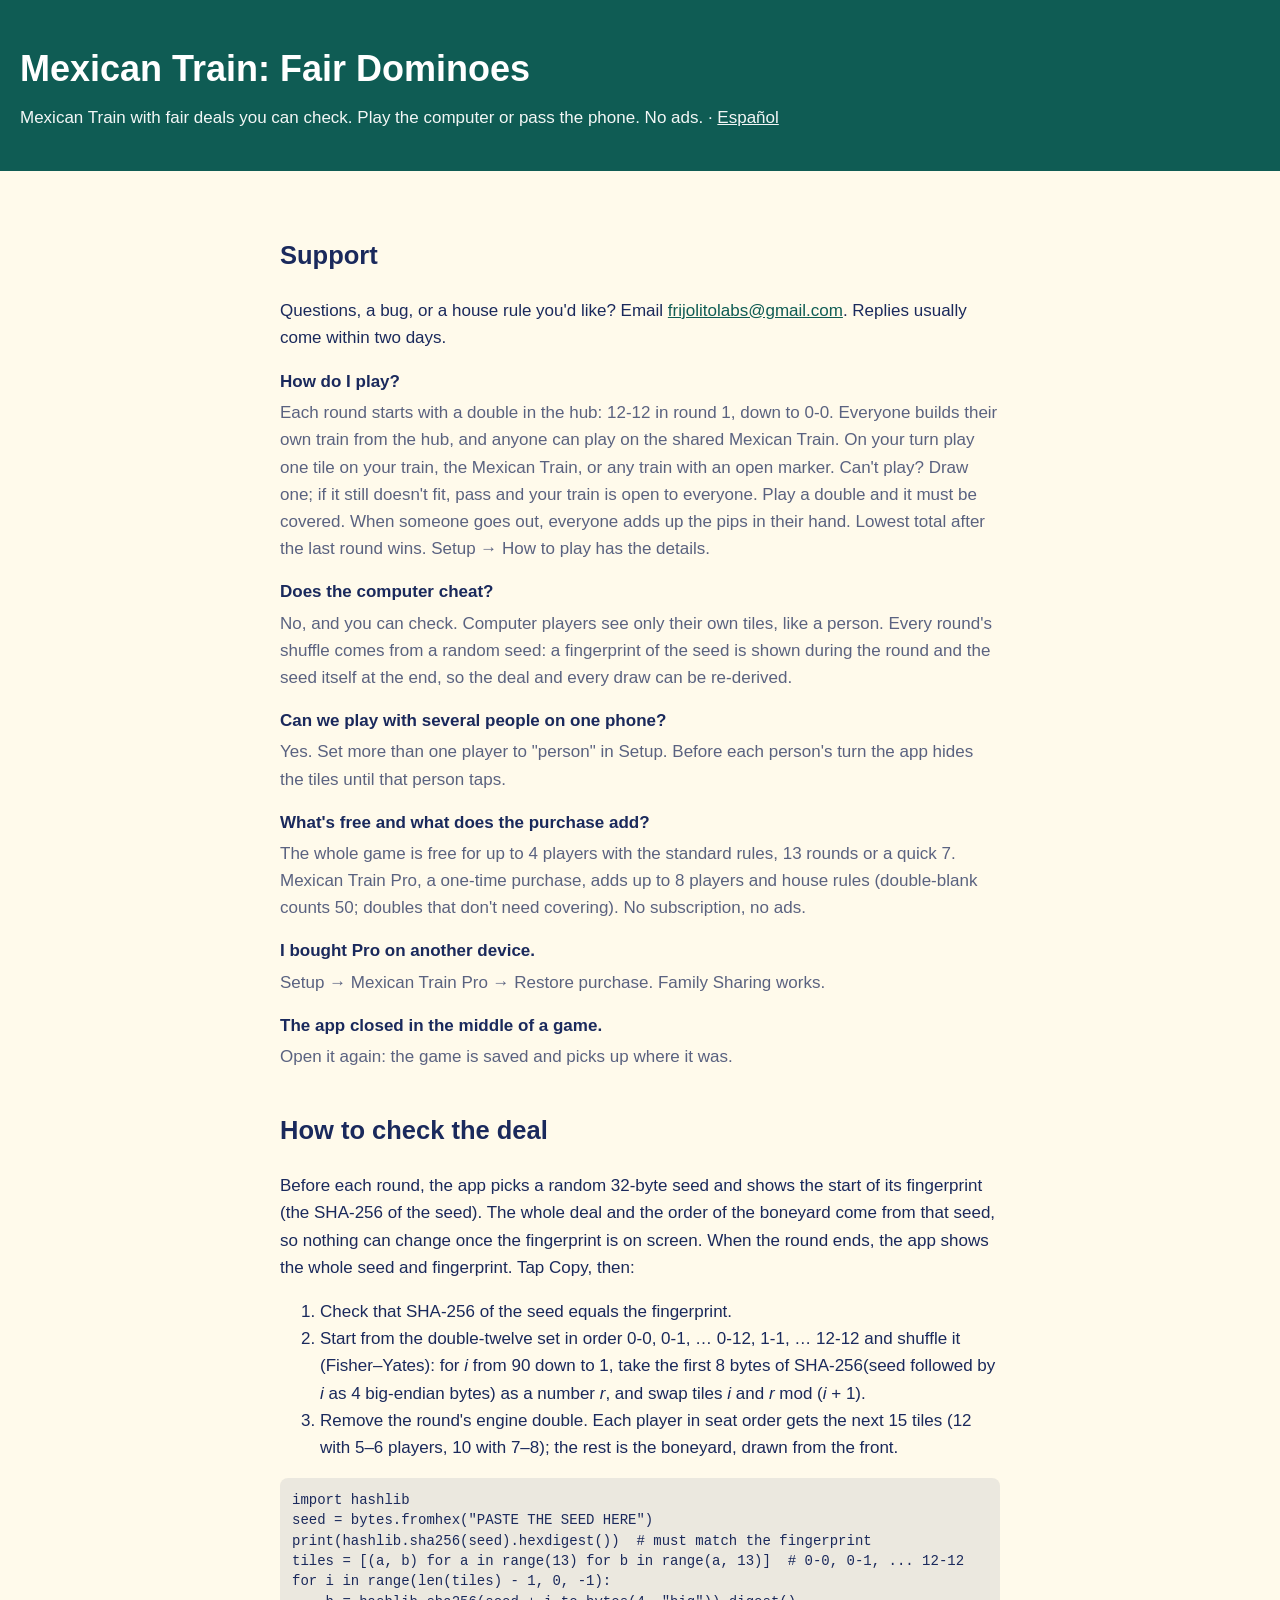
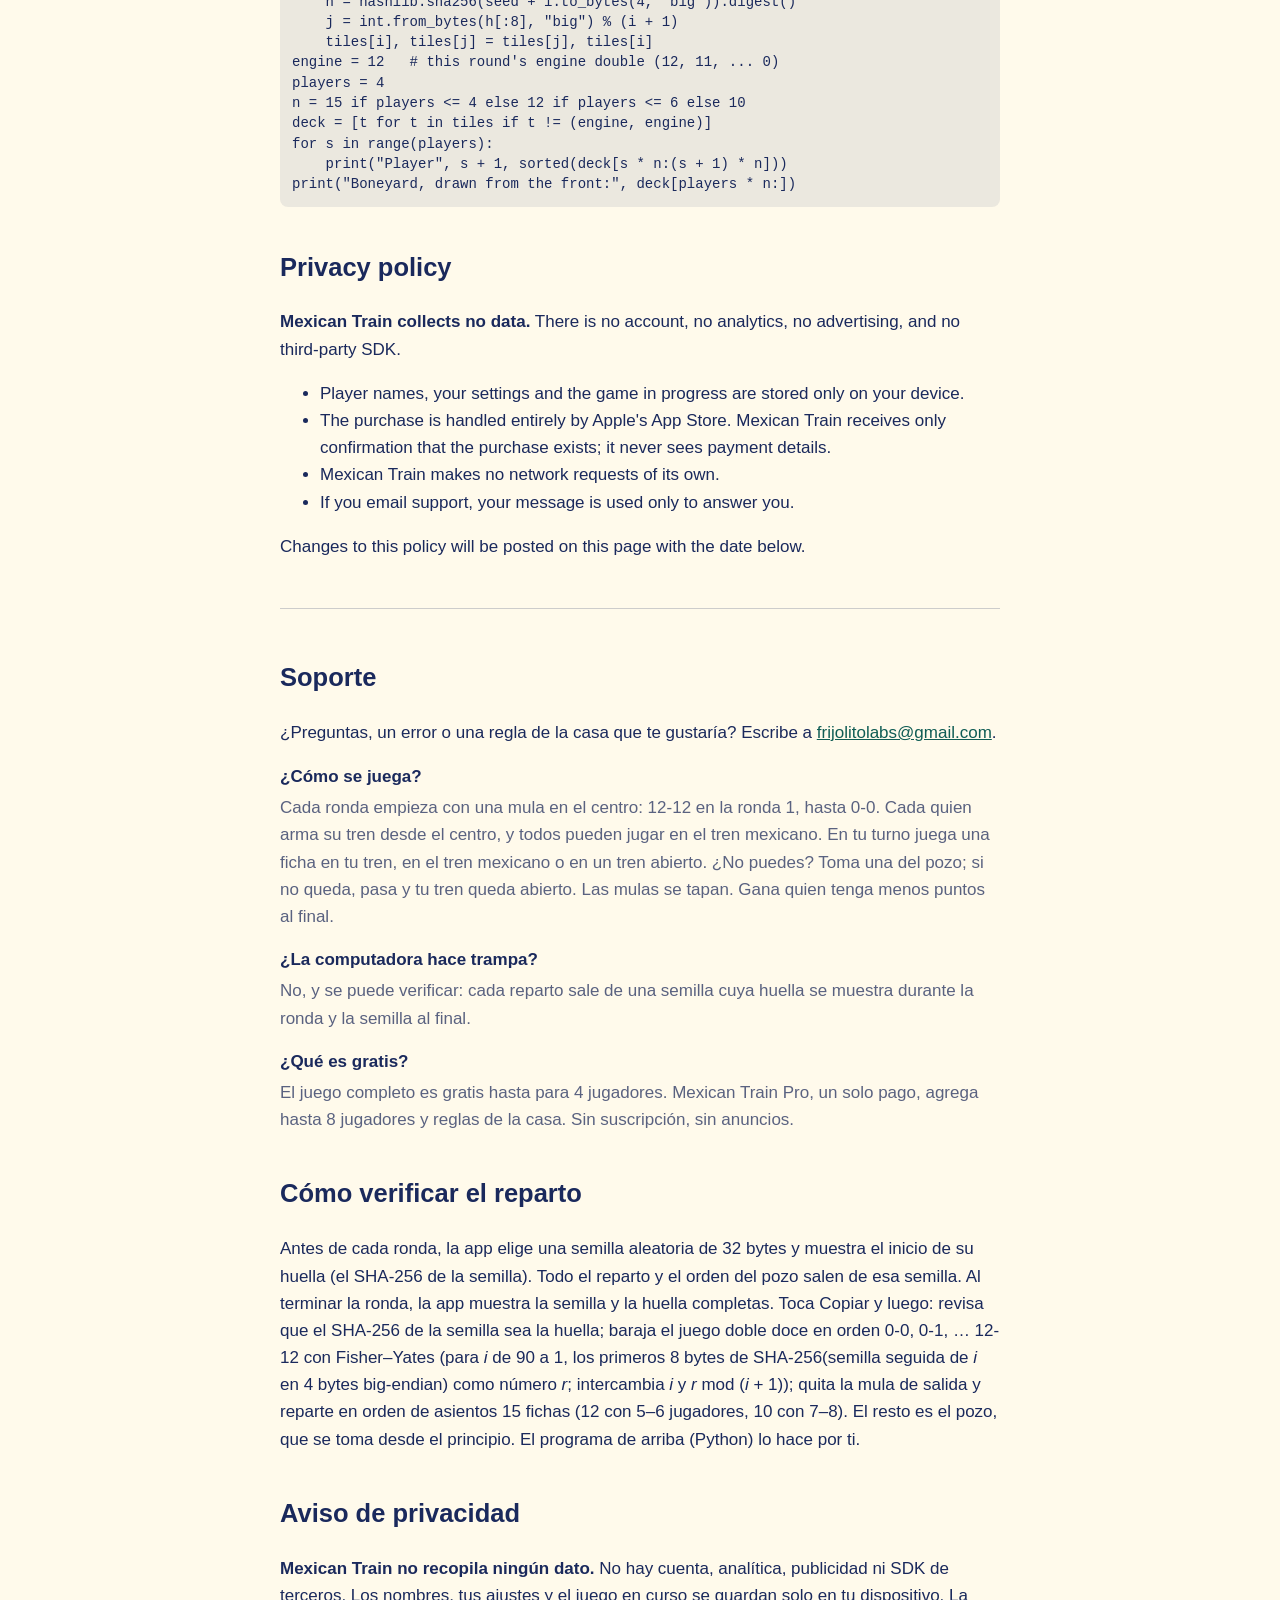
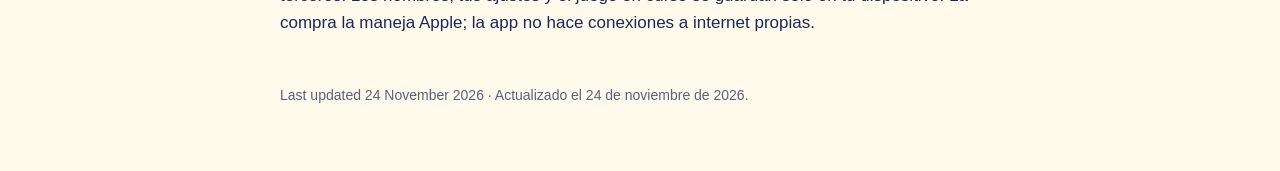
<file: mexicantrain/index.html>
<!doctype html>
<html lang="en">
<head>
<meta charset="utf-8">
<meta name="viewport" content="width=device-width, initial-scale=1">
<title>Mexican Train: Fair Dominoes — Support and Privacy</title>
<style>
  :root { color-scheme: light dark; --brand: #0f5c54; --ink: #1a295c; --muted: #5a6280; --bg: #fffaeb; }
  @media (prefers-color-scheme: dark) { :root { --ink: #eef0f8; --muted: #a9b0c8; --bg: #12162a; --brand: #f2ad33; } }
  body { margin: 0; font: 17px/1.6 -apple-system, BlinkMacSystemFont, "Segoe UI", sans-serif; color: var(--ink); background: var(--bg); }
  header { background: #0f5c54; color: #fff; padding: 40px 20px; }
  header h1 { margin: 0; font-size: 36px; }
  header p { margin: 6px 0 0; opacity: .95; }
  main { max-width: 720px; margin: 0 auto; padding: 24px 20px 64px; }
  h2 { margin-top: 40px; }
  dt { font-weight: 600; margin-top: 16px; }
  dd { margin: 4px 0 0; color: var(--muted); }
  a { color: var(--brand); }
  .es { border-top: 1px solid color-mix(in srgb, var(--muted) 30%, transparent); margin-top: 48px; padding-top: 8px; }
  footer { color: var(--muted); font-size: 14px; margin-top: 48px; }
  pre { background: color-mix(in srgb, var(--muted) 12%, transparent); padding: 12px; border-radius: 8px; overflow-x: auto; font-size: 14px; line-height: 1.45; }
</style>
</head>
<body>
<header>
  <h1>Mexican Train: Fair Dominoes</h1>
  <p>Mexican Train with fair deals you can check. Play the computer or pass the phone. No ads. · <a href="#es" style="color:#fff">Español</a></p>
</header>
<main>
  <h2 id="support">Support</h2>
  <p>Questions, a bug, or a house rule you'd like? Email
    <a href="mailto:frijolitolabs@gmail.com">frijolitolabs@gmail.com</a>.
    Replies usually come within two days.</p>
  <dl>
    <dt>How do I play?</dt>
    <dd>Each round starts with a double in the hub: 12-12 in round 1, down to 0-0. Everyone builds their own train
      from the hub, and anyone can play on the shared Mexican Train. On your turn play one tile on your train, the
      Mexican Train, or any train with an open marker. Can't play? Draw one; if it still doesn't fit, pass and your
      train is open to everyone. Play a double and it must be covered. When someone goes out, everyone adds up the
      pips in their hand. Lowest total after the last round wins. Setup → How to play has the details.</dd>
    <dt>Does the computer cheat?</dt>
    <dd>No, and you can check. Computer players see only their own tiles, like a person. Every round's shuffle comes
      from a random seed: a fingerprint of the seed is shown during the round and the seed itself at the end, so the
      deal and every draw can be re-derived.</dd>
    <dt>Can we play with several people on one phone?</dt>
    <dd>Yes. Set more than one player to "person" in Setup. Before each person's turn the app hides the tiles until
      that person taps.</dd>
    <dt>What's free and what does the purchase add?</dt>
    <dd>The whole game is free for up to 4 players with the standard rules, 13 rounds or a quick 7. Mexican Train Pro,
      a one-time purchase, adds up to 8 players and house rules (double-blank counts 50; doubles that don't need
      covering). No subscription, no ads.</dd>
    <dt>I bought Pro on another device.</dt>
    <dd>Setup → Mexican Train Pro → Restore purchase. Family Sharing works.</dd>
    <dt>The app closed in the middle of a game.</dt>
    <dd>Open it again: the game is saved and picks up where it was.</dd>
  </dl>

  <h2 id="verify">How to check the deal</h2>
  <p>Before each round, the app picks a random 32-byte seed and shows the start of its fingerprint (the SHA-256 of the
    seed). The whole deal and the order of the boneyard come from that seed, so nothing can change once the fingerprint
    is on screen. When the round ends, the app shows the whole seed and fingerprint. Tap Copy, then:</p>
  <ol>
    <li>Check that SHA-256 of the seed equals the fingerprint.</li>
    <li>Start from the double-twelve set in order 0-0, 0-1, … 0-12, 1-1, … 12-12 and shuffle it (Fisher–Yates): for
      <em>i</em> from 90 down to 1, take the first 8 bytes of SHA-256(seed followed by <em>i</em> as 4 big-endian bytes) as a
      number <em>r</em>, and swap tiles <em>i</em> and <em>r</em> mod (<em>i</em> + 1).</li>
    <li>Remove the round's engine double. Each player in seat order gets the next 15 tiles (12 with 5–6 players, 10 with
      7–8); the rest is the boneyard, drawn from the front.</li>
  </ol>
  <pre><code>import hashlib
seed = bytes.fromhex("PASTE THE SEED HERE")
print(hashlib.sha256(seed).hexdigest())  # must match the fingerprint
tiles = [(a, b) for a in range(13) for b in range(a, 13)]  # 0-0, 0-1, ... 12-12
for i in range(len(tiles) - 1, 0, -1):
    h = hashlib.sha256(seed + i.to_bytes(4, "big")).digest()
    j = int.from_bytes(h[:8], "big") % (i + 1)
    tiles[i], tiles[j] = tiles[j], tiles[i]
engine = 12   # this round's engine double (12, 11, ... 0)
players = 4
n = 15 if players <= 4 else 12 if players <= 6 else 10
deck = [t for t in tiles if t != (engine, engine)]
for s in range(players):
    print("Player", s + 1, sorted(deck[s * n:(s + 1) * n]))
print("Boneyard, drawn from the front:", deck[players * n:])</code></pre>

  <h2 id="privacy">Privacy policy</h2>
  <p><strong>Mexican Train collects no data.</strong> There is no account, no analytics, no advertising, and no
    third-party SDK.</p>
  <ul>
    <li>Player names, your settings and the game in progress are stored only on your device.</li>
    <li>The purchase is handled entirely by Apple's App Store. Mexican Train receives only confirmation that the purchase
      exists; it never sees payment details.</li>
    <li>Mexican Train makes no network requests of its own.</li>
    <li>If you email support, your message is used only to answer you.</li>
  </ul>
  <p>Changes to this policy will be posted on this page with the date below.</p>

  <section class="es" id="es" lang="es">
    <h2>Soporte</h2>
    <p>¿Preguntas, un error o una regla de la casa que te gustaría? Escribe a
      <a href="mailto:frijolitolabs@gmail.com">frijolitolabs@gmail.com</a>.</p>
    <dl>
      <dt>¿Cómo se juega?</dt>
      <dd>Cada ronda empieza con una mula en el centro: 12-12 en la ronda 1, hasta 0-0. Cada quien arma su tren desde
        el centro, y todos pueden jugar en el tren mexicano. En tu turno juega una ficha en tu tren, en el tren mexicano
        o en un tren abierto. ¿No puedes? Toma una del pozo; si no queda, pasa y tu tren queda abierto. Las mulas se
        tapan. Gana quien tenga menos puntos al final.</dd>
      <dt>¿La computadora hace trampa?</dt>
      <dd>No, y se puede verificar: cada reparto sale de una semilla cuya huella se muestra durante la ronda y la
        semilla al final.</dd>
      <dt>¿Qué es gratis?</dt>
      <dd>El juego completo es gratis hasta para 4 jugadores. Mexican Train Pro, un solo pago, agrega hasta 8 jugadores
        y reglas de la casa. Sin suscripción, sin anuncios.</dd>
    </dl>
    <h2 id="verificar">Cómo verificar el reparto</h2>
    <p>Antes de cada ronda, la app elige una semilla aleatoria de 32 bytes y muestra el inicio de su huella (el SHA-256
      de la semilla). Todo el reparto y el orden del pozo salen de esa semilla. Al terminar la ronda, la app muestra la
      semilla y la huella completas. Toca Copiar y luego: revisa que el SHA-256 de la semilla sea la huella; baraja el
      juego doble doce en orden 0-0, 0-1, … 12-12 con Fisher–Yates (para <em>i</em> de 90 a 1, los primeros 8 bytes de
      SHA-256(semilla seguida de <em>i</em> en 4 bytes big-endian) como número <em>r</em>; intercambia <em>i</em> y
      <em>r</em> mod (<em>i</em> + 1)); quita la mula de salida y reparte en orden de asientos 15 fichas (12 con 5–6
      jugadores, 10 con 7–8). El resto es el pozo, que se toma desde el principio. El programa de arriba (Python) lo hace
      por ti.</p>

    <h2 id="privacidad">Aviso de privacidad</h2>
    <p><strong>Mexican Train no recopila ningún dato.</strong> No hay cuenta, analítica, publicidad ni SDK de terceros.
      Los nombres, tus ajustes y el juego en curso se guardan solo en tu dispositivo. La compra la maneja Apple; la
      app no hace conexiones a internet propias.</p>
  </section>

  <footer>Last updated 24 November 2026 · Actualizado el 24 de noviembre de 2026.</footer>
</main>
</body>
</html>
</file>
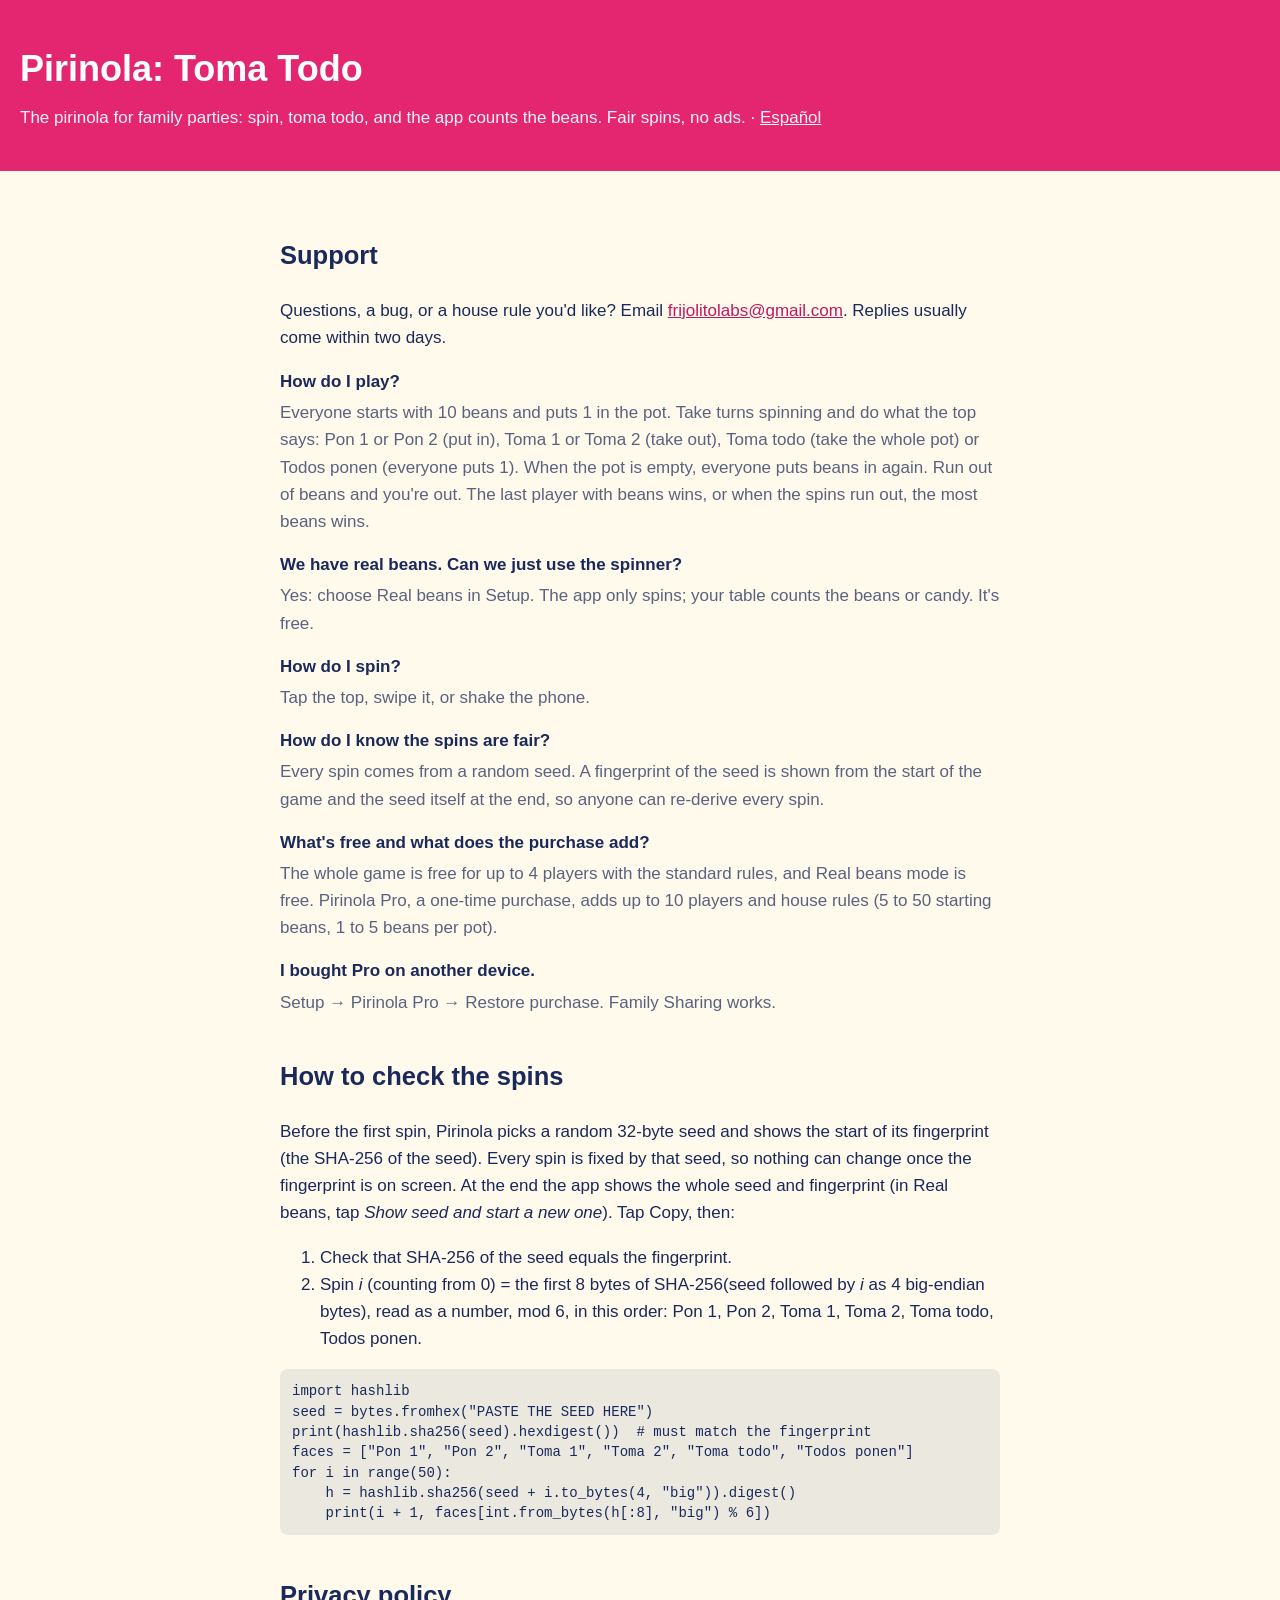
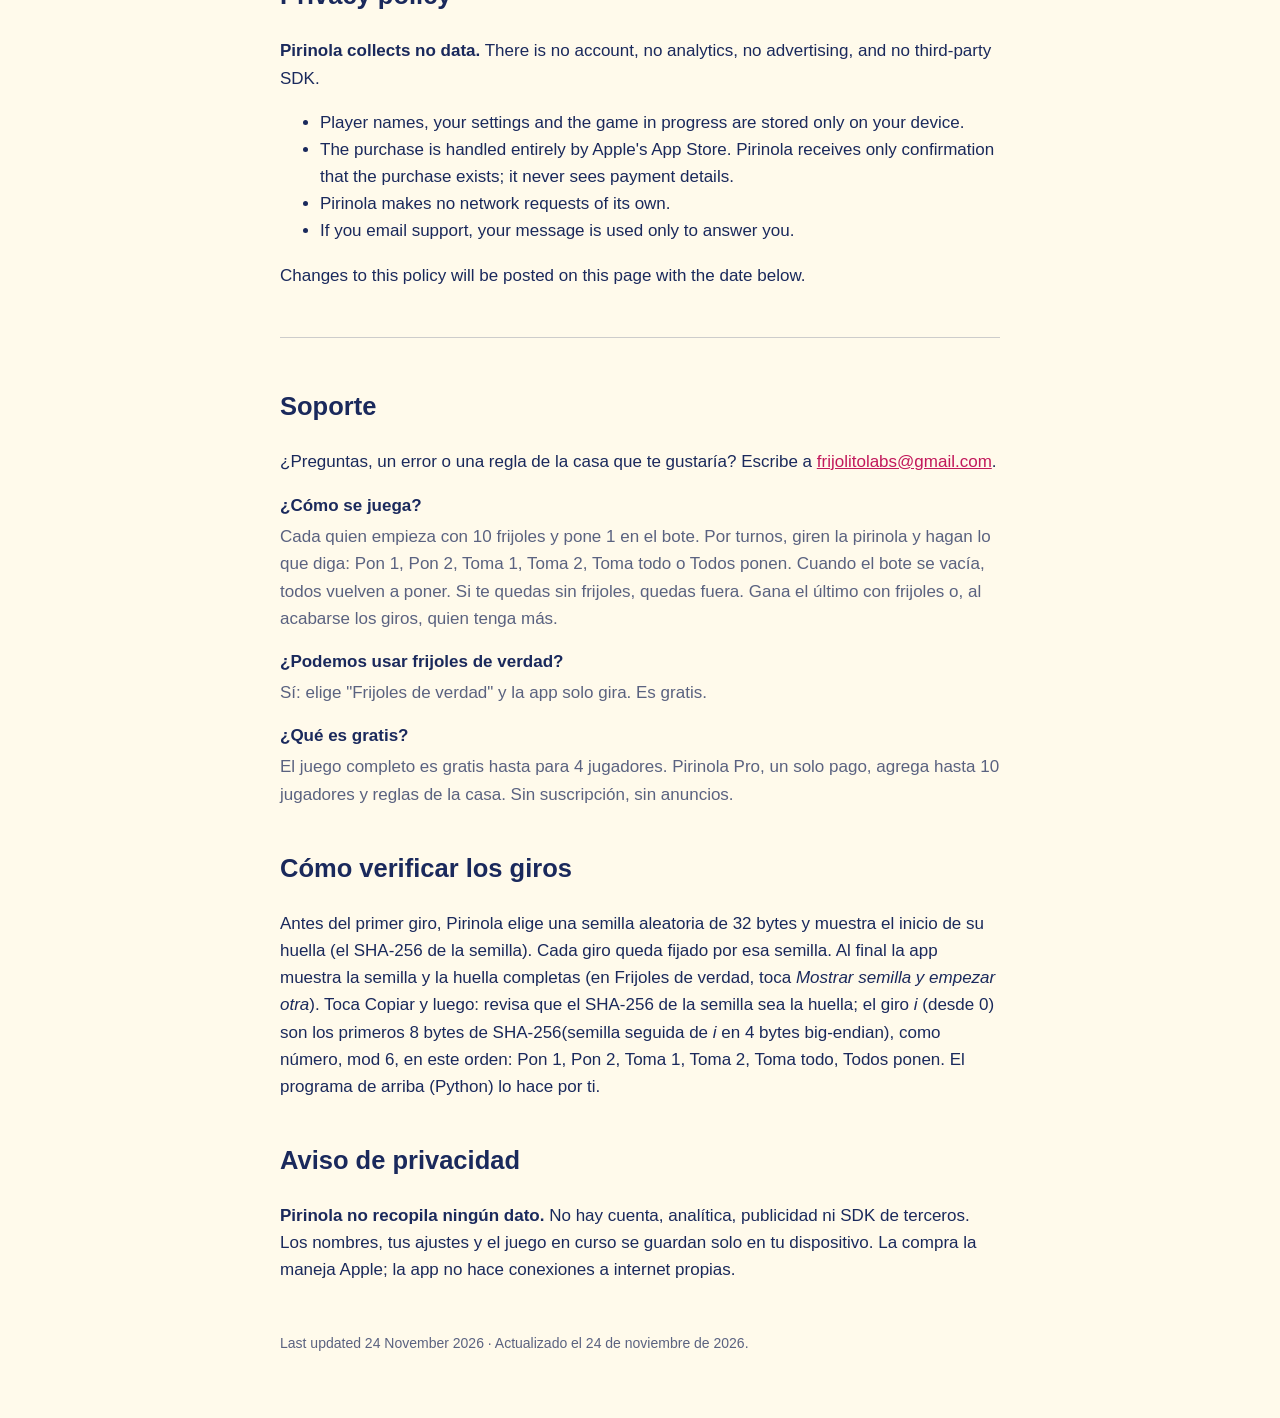
<file: pirinola/index.html>
<!doctype html>
<html lang="en">
<head>
<meta charset="utf-8">
<meta name="viewport" content="width=device-width, initial-scale=1">
<title>Pirinola: Toma Todo — Support and Privacy</title>
<style>
  :root { color-scheme: light dark; --brand: #c2185b; --ink: #1a295c; --muted: #5a6280; --bg: #fffaeb; }
  @media (prefers-color-scheme: dark) { :root { --ink: #eef0f8; --muted: #a9b0c8; --bg: #12162a; --brand: #ffb3cf; } }
  body { margin: 0; font: 17px/1.6 -apple-system, BlinkMacSystemFont, "Segoe UI", sans-serif; color: var(--ink); background: var(--bg); }
  header { background: #e3266f; color: #fff; padding: 40px 20px; }
  header h1 { margin: 0; font-size: 36px; }
  header p { margin: 6px 0 0; opacity: .95; }
  main { max-width: 720px; margin: 0 auto; padding: 24px 20px 64px; }
  h2 { margin-top: 40px; }
  dt { font-weight: 600; margin-top: 16px; }
  dd { margin: 4px 0 0; color: var(--muted); }
  a { color: var(--brand); }
  .es { border-top: 1px solid color-mix(in srgb, var(--muted) 30%, transparent); margin-top: 48px; padding-top: 8px; }
  footer { color: var(--muted); font-size: 14px; margin-top: 48px; }
  pre { background: color-mix(in srgb, var(--muted) 12%, transparent); padding: 12px; border-radius: 8px; overflow-x: auto; font-size: 14px; line-height: 1.45; }
</style>
</head>
<body>
<header>
  <h1>Pirinola: Toma Todo</h1>
  <p>The pirinola for family parties: spin, toma todo, and the app counts the beans. Fair spins, no ads. · <a href="#es" style="color:#fff">Español</a></p>
</header>
<main>
  <h2 id="support">Support</h2>
  <p>Questions, a bug, or a house rule you'd like? Email
    <a href="mailto:frijolitolabs@gmail.com">frijolitolabs@gmail.com</a>.
    Replies usually come within two days.</p>
  <dl>
    <dt>How do I play?</dt>
    <dd>Everyone starts with 10 beans and puts 1 in the pot. Take turns spinning and do what the top says: Pon 1 or
      Pon 2 (put in), Toma 1 or Toma 2 (take out), Toma todo (take the whole pot) or Todos ponen (everyone puts 1).
      When the pot is empty, everyone puts beans in again. Run out of beans and you're out. The last player with beans wins,
      or when the spins run out, the most beans wins.</dd>
    <dt>We have real beans. Can we just use the spinner?</dt>
    <dd>Yes: choose Real beans in Setup. The app only spins; your table counts the beans or candy. It's free.</dd>
    <dt>How do I spin?</dt>
    <dd>Tap the top, swipe it, or shake the phone.</dd>
    <dt>How do I know the spins are fair?</dt>
    <dd>Every spin comes from a random seed. A fingerprint of the seed is shown from the start of the game and the
      seed itself at the end, so anyone can re-derive every spin.</dd>
    <dt>What's free and what does the purchase add?</dt>
    <dd>The whole game is free for up to 4 players with the standard rules, and Real beans mode is free. Pirinola Pro,
      a one-time purchase, adds up to 10 players and house rules (5 to 50 starting beans, 1 to 5 beans per pot).</dd>
    <dt>I bought Pro on another device.</dt>
    <dd>Setup → Pirinola Pro → Restore purchase. Family Sharing works.</dd>
  </dl>

  <h2 id="verify">How to check the spins</h2>
  <p>Before the first spin, Pirinola picks a random 32-byte seed and shows the start of its fingerprint (the SHA-256 of
    the seed). Every spin is fixed by that seed, so nothing can change once the fingerprint is on screen. At the end the
    app shows the whole seed and fingerprint (in Real beans, tap <em>Show seed and start a new one</em>). Tap Copy, then:</p>
  <ol>
    <li>Check that SHA-256 of the seed equals the fingerprint.</li>
    <li>Spin <em>i</em> (counting from 0) = the first 8 bytes of SHA-256(seed followed by <em>i</em> as 4 big-endian bytes),
      read as a number, mod 6, in this order: Pon 1, Pon 2, Toma 1, Toma 2, Toma todo, Todos ponen.</li>
  </ol>
  <pre><code>import hashlib
seed = bytes.fromhex("PASTE THE SEED HERE")
print(hashlib.sha256(seed).hexdigest())  # must match the fingerprint
faces = ["Pon 1", "Pon 2", "Toma 1", "Toma 2", "Toma todo", "Todos ponen"]
for i in range(50):
    h = hashlib.sha256(seed + i.to_bytes(4, "big")).digest()
    print(i + 1, faces[int.from_bytes(h[:8], "big") % 6])</code></pre>

  <h2 id="privacy">Privacy policy</h2>
  <p><strong>Pirinola collects no data.</strong> There is no account, no analytics, no advertising, and no
    third-party SDK.</p>
  <ul>
    <li>Player names, your settings and the game in progress are stored only on your device.</li>
    <li>The purchase is handled entirely by Apple's App Store. Pirinola receives only confirmation that the purchase
      exists; it never sees payment details.</li>
    <li>Pirinola makes no network requests of its own.</li>
    <li>If you email support, your message is used only to answer you.</li>
  </ul>
  <p>Changes to this policy will be posted on this page with the date below.</p>

  <section class="es" id="es" lang="es">
    <h2>Soporte</h2>
    <p>¿Preguntas, un error o una regla de la casa que te gustaría? Escribe a
      <a href="mailto:frijolitolabs@gmail.com">frijolitolabs@gmail.com</a>.</p>
    <dl>
      <dt>¿Cómo se juega?</dt>
      <dd>Cada quien empieza con 10 frijoles y pone 1 en el bote. Por turnos, giren la pirinola y hagan lo que diga:
        Pon 1, Pon 2, Toma 1, Toma 2, Toma todo o Todos ponen. Cuando el bote se vacía, todos vuelven a poner. Si te
        quedas sin frijoles, quedas fuera. Gana el último con frijoles o, al acabarse los giros, quien tenga más.</dd>
      <dt>¿Podemos usar frijoles de verdad?</dt>
      <dd>Sí: elige "Frijoles de verdad" y la app solo gira. Es gratis.</dd>
      <dt>¿Qué es gratis?</dt>
      <dd>El juego completo es gratis hasta para 4 jugadores. Pirinola Pro, un solo pago, agrega hasta 10 jugadores y
        reglas de la casa. Sin suscripción, sin anuncios.</dd>
    </dl>
    <h2 id="verificar">Cómo verificar los giros</h2>
    <p>Antes del primer giro, Pirinola elige una semilla aleatoria de 32 bytes y muestra el inicio de su huella (el
      SHA-256 de la semilla). Cada giro queda fijado por esa semilla. Al final la app muestra la semilla y la huella
      completas (en Frijoles de verdad, toca <em>Mostrar semilla y empezar otra</em>). Toca Copiar y luego: revisa que el
      SHA-256 de la semilla sea la huella; el giro <em>i</em> (desde 0) son los primeros 8 bytes de SHA-256(semilla seguida
      de <em>i</em> en 4 bytes big-endian), como número, mod 6, en este orden: Pon 1, Pon 2, Toma 1, Toma 2, Toma todo,
      Todos ponen. El programa de arriba (Python) lo hace por ti.</p>

    <h2 id="privacidad">Aviso de privacidad</h2>
    <p><strong>Pirinola no recopila ningún dato.</strong> No hay cuenta, analítica, publicidad ni SDK de terceros.
      Los nombres, tus ajustes y el juego en curso se guardan solo en tu dispositivo. La compra la maneja Apple; la
      app no hace conexiones a internet propias.</p>
  </section>

  <footer>Last updated 24 November 2026 · Actualizado el 24 de noviembre de 2026.</footer>
</main>
</body>
</html>
</file>
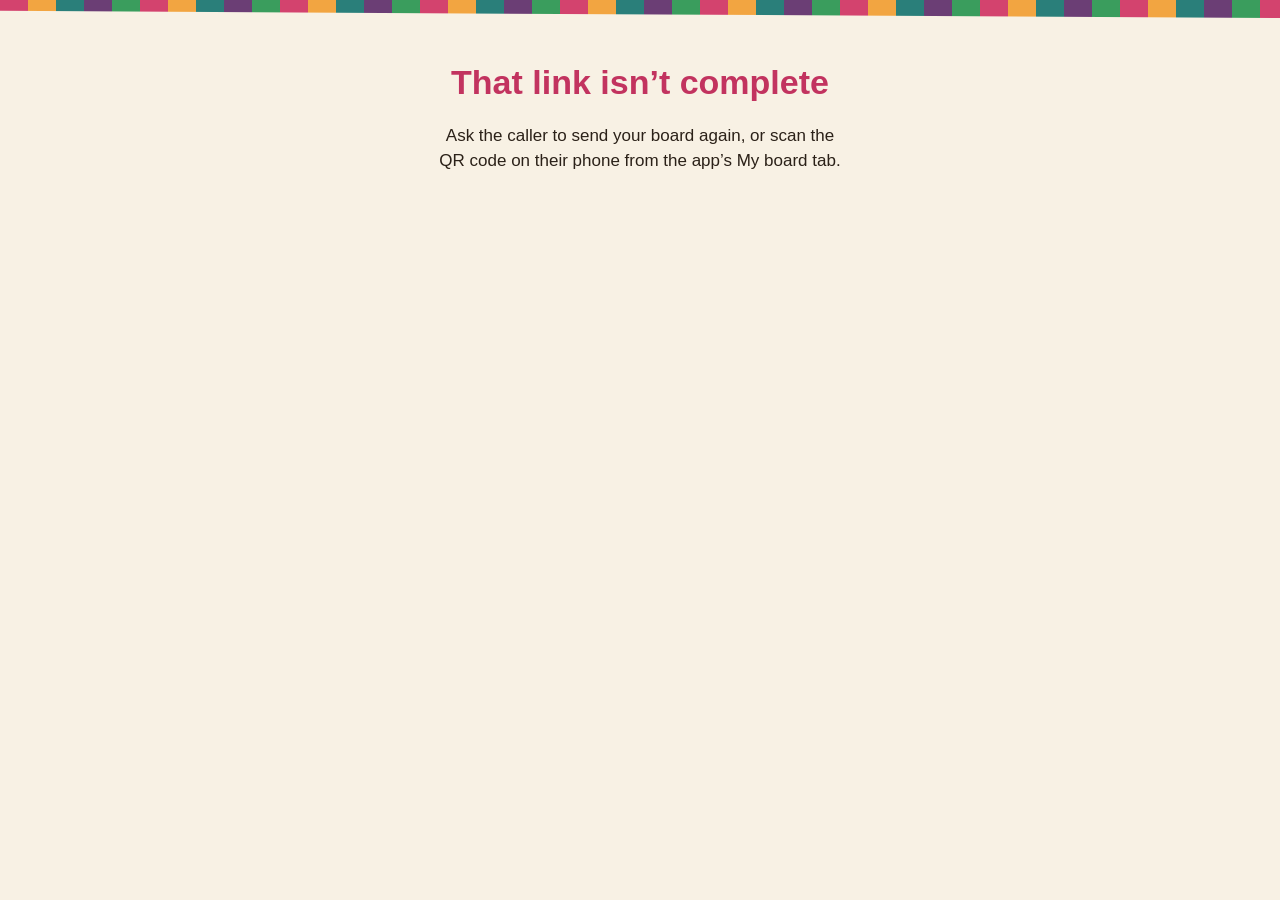
<file: loteria/tabla/index.html>
<!doctype html>
<html lang="en">
<head>
<meta charset="utf-8">
<meta name="viewport" content="width=device-width, initial-scale=1">
<meta name="robots" content="noindex">
<title>Your Lotería board · Tu tabla de lotería</title>
<meta property="og:title" content="Your Lotería board · Tu tabla de lotería">
<meta property="og:description" content="Tap to open your board in Lotería Mexicana: Cantor. · Toca para abrir tu tabla en la app.">
<meta property="og:site_name" content="Frijolito Labs">
<!--
  Board links sent from the app in a message: https://frijolitolabs.github.io/loteria/tabla/#CODE/N?d=deck&c=ids&p=patterns
  Messages won't make a cantor:// link tappable, so the app sends this page instead. Everything after # stays in
  the browser (it is never sent to the server); this page only turns it back into cantor://tabla/CODE/N?... for the app.
  The QR code uses ?b=CODE/N&d=...&c=...&p=... instead, because the iPhone Camera drops the # part when it opens the app.
-->
<style>
  :root { --bg: #f8f1e4; --ink: #2b2118; --muted: #6e6257; --rosa: #c2335f; --card: #fffaf1; }
  @media (prefers-color-scheme: dark) { :root { --bg: #1d1714; --ink: #f4ebe0; --muted: #b5a899; --rosa: #f0789c; --card: #2a221d; } }
  * { box-sizing: border-box; }
  body { margin: 0; background: var(--bg); color: var(--ink); font: 17px/1.45 -apple-system, BlinkMacSystemFont, "Segoe UI", sans-serif; }
  .flags { height: 18px; background: repeating-linear-gradient(90deg, #D3436E 0 28px, #F2A541 28px 56px, #2A7F7A 56px 84px, #6B3E75 84px 112px, #3A9D5D 112px 140px); clip-path: polygon(0 0, 100% 0, 100% 100%, 0 60%); }
  main { max-width: 440px; margin: 0 auto; padding: 32px 16px 48px; text-align: center; }
  h1 { color: var(--rosa); font-size: 34px; margin: 8px 0 2px; }
  .set { color: var(--muted); font: 15px ui-monospace, Menlo, monospace; margin: 0 0 28px; }
  .open { display: block; background: var(--rosa); color: #fff; text-decoration: none; font-weight: 700; font-size: 20px;
          padding: 16px; border-radius: 14px; box-shadow: 0 4px 0 rgba(0,0,0,.18); }
  .open:active { transform: translateY(2px); box-shadow: 0 2px 0 rgba(0,0,0,.18); }
  .box { background: var(--card); border-radius: 14px; padding: 16px; margin-top: 28px; text-align: left; }
  .box p { margin: 0 0 10px; } .box p:last-child { margin: 0; }
  a { color: var(--rosa); }
  .muted { color: var(--muted); font-size: 15px; }
  .bad { display: none; }
  body.invalid .good { display: none; } body.invalid .bad { display: block; }
</style>
</head>
<body>
<div class="flags"></div>
<main>
  <div class="good">
    <h1 id="title">Your board</h1>
    <p class="set" id="set"></p>
    <a class="open" id="open" href="#">Open my board in Lotería</a>
    <div class="box">
      <p id="noapp"><b>Don’t have the app?</b> Get <a id="store" href="https://apps.apple.com/app/id6829811257">Lotería Mexicana: Cantor</a> free on the App Store, then come back to this message and tap the link again.</p>
      <p class="muted" id="note">No account needed. Your board stays on your phone.</p>
    </div>
  </div>
  <div class="bad">
    <h1 id="badtitle">That link isn’t complete</h1>
    <p id="badtext">Ask the caller to send your board again, or scan the QR code on their phone from the app’s My board tab.</p>
  </div>
</main>
<script>
(function () {
  var es = /^es\b/i.test(navigator.language || "");
  var t = es ? {
    lang: "es", title: "Tu tabla", board: "Tabla ", set: "Juego ", open: "Abrir mi tabla en Lotería",
    noapp: "<b>¿No tienes la app?</b> Descarga <a href=\"https://apps.apple.com/app/id6829811257\">Lotería Mexicana: Cantor</a> gratis en el App Store, luego regresa a este mensaje y toca el enlace otra vez.",
    note: "Sin cuenta. Tu tabla se queda en tu celular.",
    badtitle: "Ese enlace está incompleto",
    badtext: "Pide al cantor que te mande tu tabla otra vez, o escanea el código QR de su teléfono desde la pestaña Mi tabla de la app."
  } : { board: "Board ", set: "Set " };
  function set(id, html) { var e = document.getElementById(id); if (e && html) e.innerHTML = html; }
  if (es) {
    document.documentElement.lang = "es";
    ["title", "open", "noapp", "note", "badtitle", "badtext"].forEach(function (k) { set(k, t[k]); });
  }
  // #CODE/N?d=...&c=...&p=...  (same rules as the app's TablaLink: Crockford code, board number ≥ 1)
  var h = location.hash;
  var qb = /[?&]b=([^&]+)/.exec(location.search);
  if (!h && qb) h = "#" + decodeURIComponent(qb[1]) + "?" + location.search.slice(1).split("&").filter(function (p) { return p.indexOf("b=") !== 0; }).join("&");
  var m = /^#([0-9A-HJKMNP-TV-Z]{6})\/([1-9][0-9]{0,5})\?(.+)$/i.exec(h);
  if (!m || !/(^|&)d=[a-z0-9-]+(&|$)/i.test(m[3]) || !/(^|&)c=[0-9.]+(&|$)/.test(m[3])) {
    document.body.className = "invalid";
    return;
  }
  var app = "cantor://tabla/" + m[1].toUpperCase() + "/" + m[2] + "?" + m[3];
  document.getElementById("open").href = app;
  set("title", t.board + m[2]);
  document.getElementById("set").textContent = t.set + m[1].toUpperCase();
  document.title = t.board + m[2] + " · Lotería";
})();
</script>
</body>
</html>
</file>
<file: style.css>
:root { color-scheme: light dark; --accent: #2c55c9; --ink: #1b2220; --muted: #5b6763; --bg: #f6f7f5; --card: #fff; --line: #dbe1dd; }
@media (prefers-color-scheme: dark) { :root { --ink: #e7ece9; --muted: #9aa7a2; --bg: #121615; --card: #1a201e; --line: #2b3431; } }
body { margin: 0; font: 17px/1.6 -apple-system, BlinkMacSystemFont, "Segoe UI", sans-serif; color: var(--ink); background: var(--bg); }
header { background: var(--accent); color: #fff; padding: 40px 20px; }
header .in, main { max-width: 720px; margin: 0 auto; }
header h1 { margin: 0; font-size: 36px; line-height: 1.15; }
header p { margin: 6px 0 0; opacity: .92; }
header nav { margin-top: 14px; font-size: 15px; }
header nav a { color: #fff; margin-right: 14px; }
main { padding: 24px 20px 64px; }
h2 { margin-top: 40px; }
dt { font-weight: 600; margin-top: 16px; }
dd { margin: 4px 0 0; color: var(--muted); }
a { color: var(--accent); }
.apps { display: grid; gap: 12px; margin-top: 20px; }
.apps a { display: block; background: var(--card); border: 1px solid var(--line); border-radius: 12px; padding: 16px; text-decoration: none; color: var(--ink); }
.apps strong { display: block; font-size: 19px; color: var(--accent); }
hr { border: 0; border-top: 1px solid var(--line); margin: 56px 0 0; }
footer { color: var(--muted); font-size: 14px; margin-top: 48px; }
</file>
